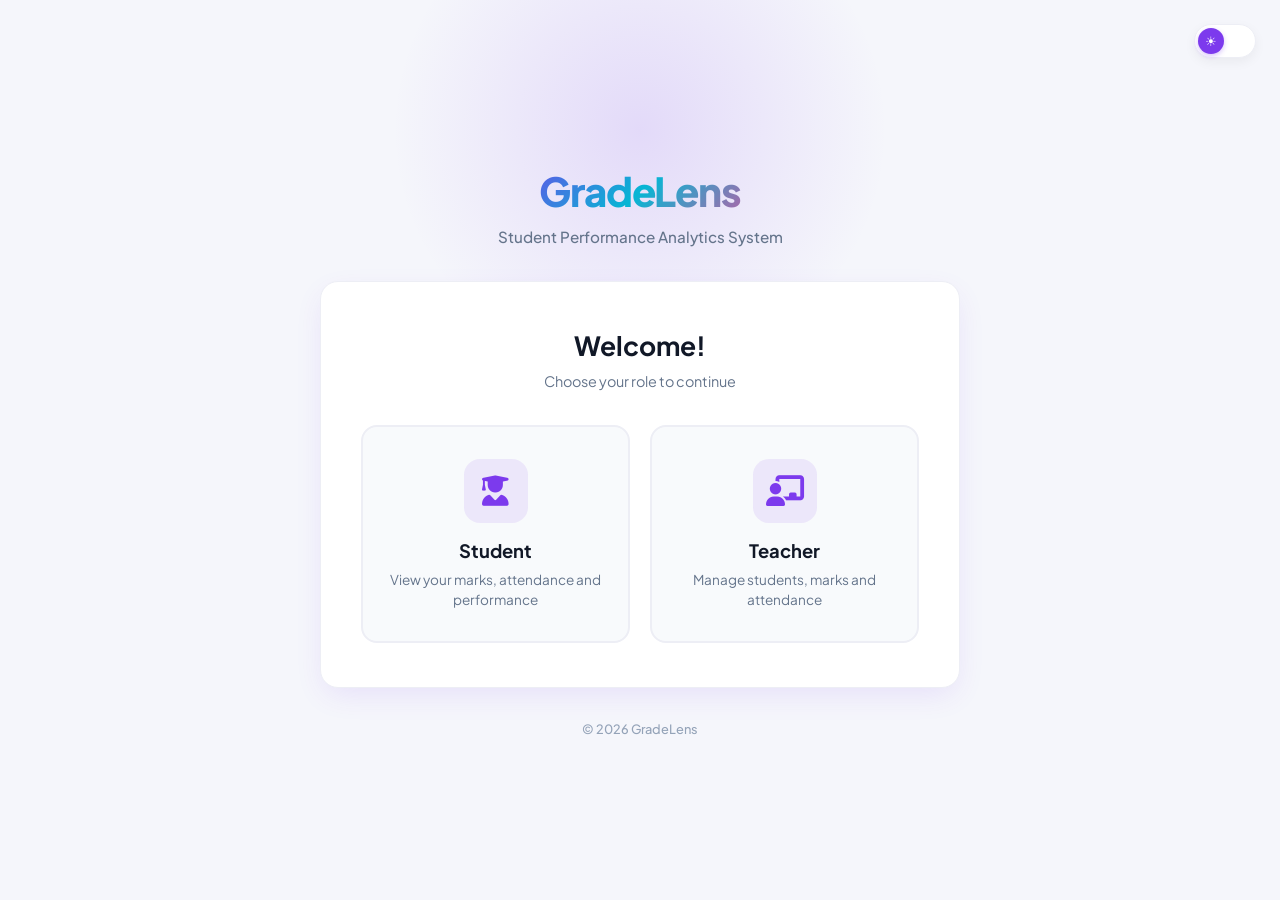
<file: index.html>
<!DOCTYPE html>
<html lang="en">

<head>

    <meta charset="UTF-8">

    <meta name="viewport" content="width=device-width, initial-scale=1.0">

    <title>GradeLens | Welcome</title>

    <!-- Font Awesome -->
    <link rel="stylesheet" href="https://cdnjs.cloudflare.com/ajax/libs/font-awesome/6.5.2/css/all.min.css">

    <!-- Main Stylesheet -->
    <link rel="stylesheet" href="style.css">

</head>


<body>

    <!-- Theme Toggle -->
    <button id="themeToggle" class="theme-toggle" aria-label="Toggle theme"></button>


    <div class="welcome-container">

        <!-- Brand -->
        <div class="brand">

            <h1>GradeLens</h1>

            <p>
                Student Performance Analytics System
            </p>

        </div>


        <!-- Welcome Box -->
        <div class="welcome-box">

            <h2>Welcome!</h2>

            <p>
                Choose your role to continue
            </p>


            <!-- Role Cards -->
            <div class="role-cards">


                <!-- Student -->
                <button id="studentBtn" class="role-card">

                    <span class="role-icon">
                        <i class="fa-solid fa-user-graduate"></i>
                    </span>

                    <h3>Student</h3>

                    <p>
                        View your marks, attendance
                        and performance
                    </p>

                </button>


                <!-- Teacher -->
                <button id="teacherBtn" class="role-card">

                    <span class="role-icon">
                        <i class="fa-solid fa-chalkboard-user"></i>
                    </span>

                    <h3>Teacher</h3>

                    <p>
                        Manage students, marks
                        and attendance
                    </p>

                </button>


            </div>

        </div>


        <!-- Footer -->
        <p class="footer-text">
            &copy; 2026 GradeLens
        </p>

    </div>


    <!-- JavaScript -->
    <script src="script.js"></script>

</body>

</html>
</file>
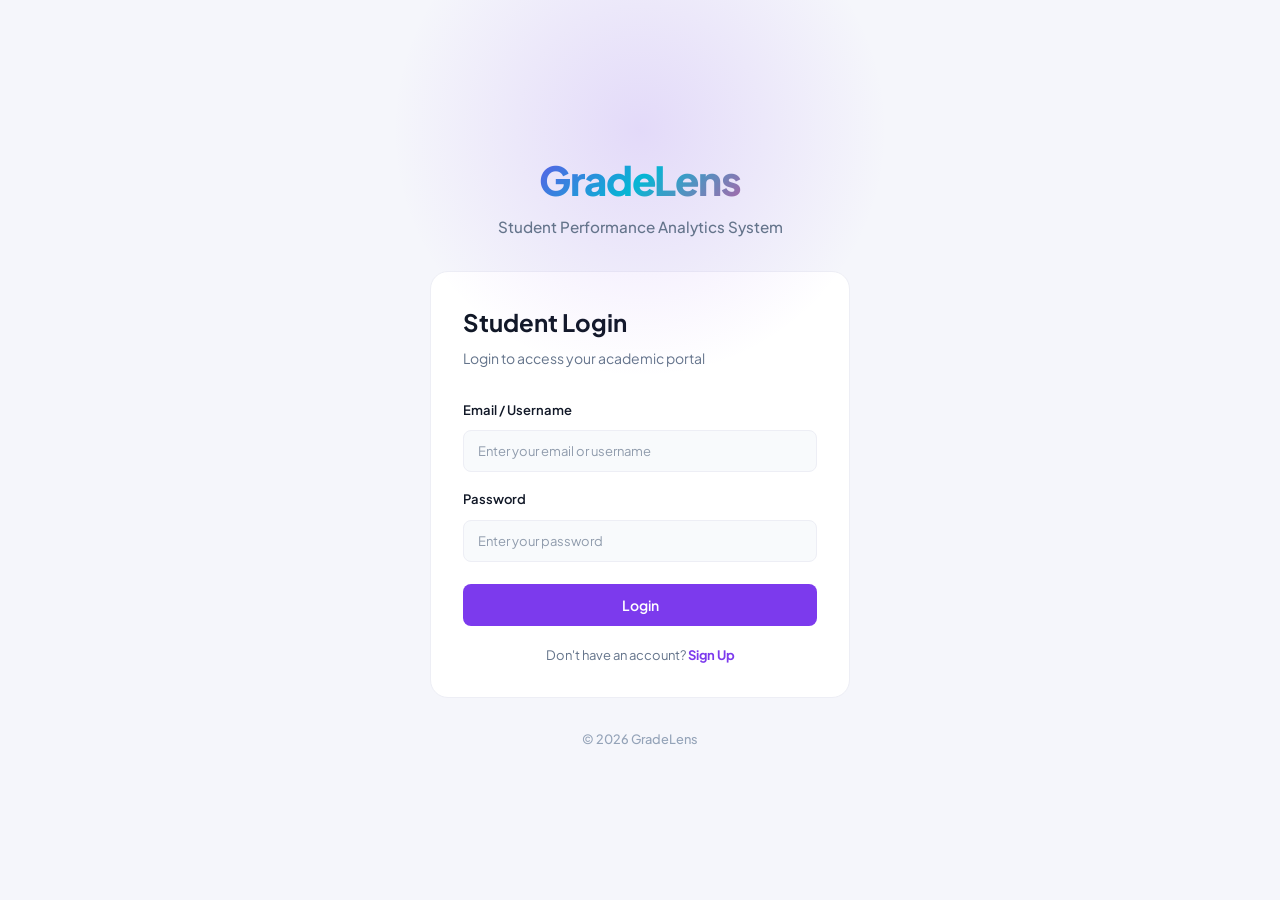
<file: student-login.html>
<!DOCTYPE html>
<html lang="en">

<head>

    <meta charset="UTF-8">

    <meta name="viewport" content="width=device-width, initial-scale=1.0">

    <title>GradeLens | Student Login</title>

    <link rel="stylesheet" href="style.css">

</head>

<body>

    <div class="welcome-container">

        <div class="brand">
            <h1>GradeLens</h1>
            <p>Student Performance Analytics System</p>
        </div>


        <div class="login-box">

            <h2>Student Login</h2>

            <p>Login to access your academic portal</p>


            <form id="studentLoginForm">

                <label for="studentEmail">
                    Email / Username
                </label>

                <input
                    type="text"
                    id="studentEmail"
                    placeholder="Enter your email or username"
                    // method post action specify the url to direct it with 
                    required
                >


                <label for="studentPassword">
                    Password
                </label>

                <input
                    type="password"
                    id="studentPassword"
                    placeholder="Enter your password"
                    required
                >


                <button type="submit">
                    Login
                </button>

            </form>


            <p class="signup-text">

                Don't have an account?

                <a href="student-signup.html">
                    Sign Up
                </a>

            </p>

        </div>


        <p class="footer-text">
            &copy; 2026 GradeLens
        </p>

    </div>


    <script src="script.js"></script>

</body>

</html>
</file>
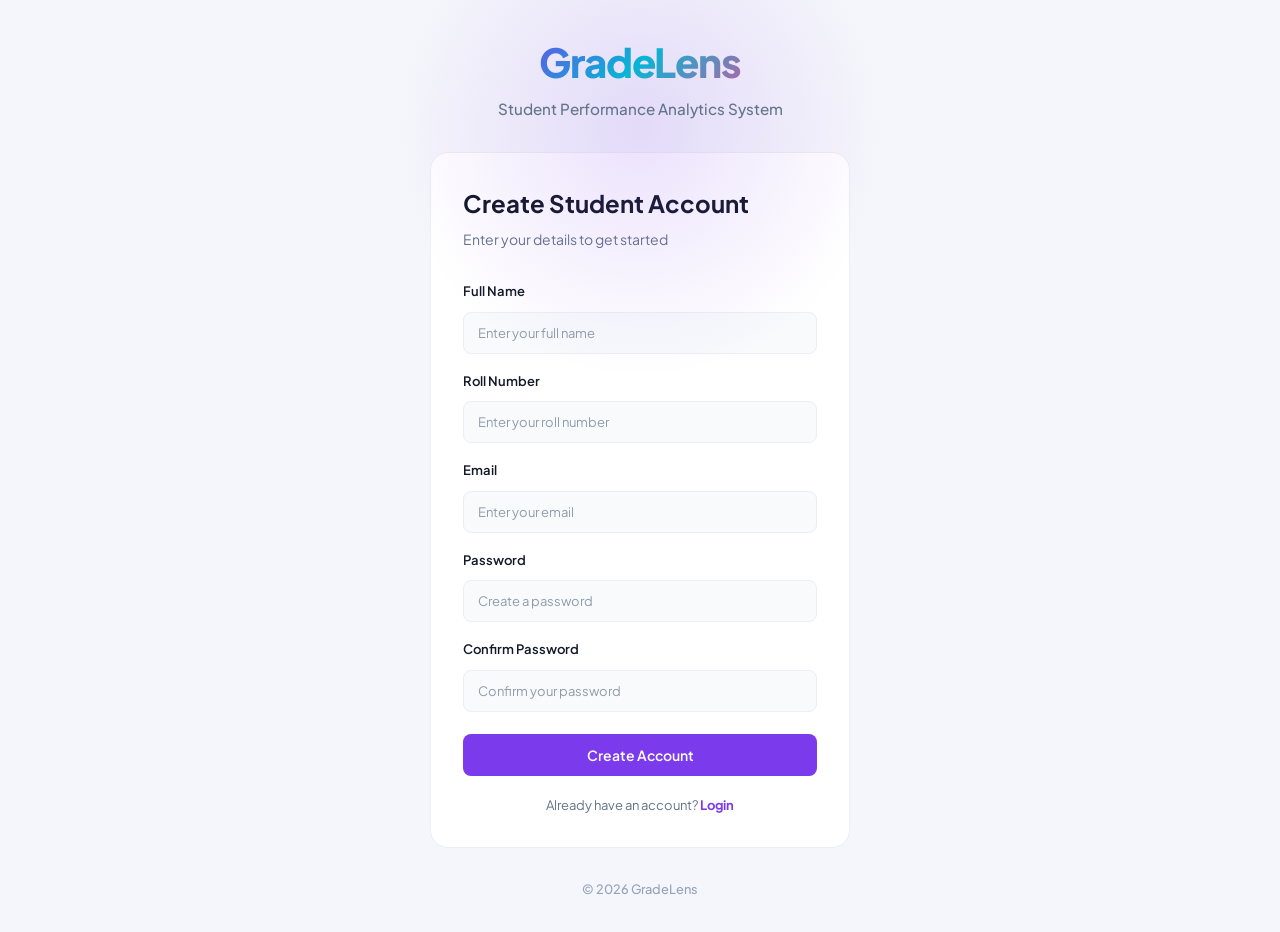
<file: student-signup.html>
<!DOCTYPE html>
<html lang="en">

<head>

    <meta charset="UTF-8">

    <meta name="viewport" content="width=device-width, initial-scale=1.0">

    <title>GradeLens | Student Sign Up</title>

    <link rel="stylesheet" href="style.css">

</head>

<body>

    <div class="welcome-container">

        <div class="brand">
            <h1>GradeLens</h1>
            <p>Student Performance Analytics System</p>
        </div>


        <div class="login-box">

            <h2>Create Student Account</h2>

            <p>Enter your details to get started</p>


            <form id="studentSignupForm">

                <label for="studentName">
                    Full Name
                </label>

                <input
                    type="text"
                    id="studentName"
                    placeholder="Enter your full name"
                    required
                >


                <label for="studentRollNo">
                    Roll Number
                </label>

                <input
                    type="text"
                    id="studentRollNo"
                    placeholder="Enter your roll number"
                    required
                >


                <label for="studentEmail">
                    Email
                </label>

                <input
                    type="email"
                    id="studentEmail"
                    placeholder="Enter your email"
                    required
                >


                <label for="studentPassword">
                    Password
                </label>

                <input
                    type="password"
                    id="studentPassword"
                    placeholder="Create a password"
                    required
                >


                <label for="studentConfirmPassword">
                    Confirm Password
                </label>

                <input
                    type="password"
                    id="studentConfirmPassword"
                    placeholder="Confirm your password"
                    required
                >


                <button type="submit">
                    Create Account
                </button>

            </form>


            <p class="signup-text">

                Already have an account?

                <a href="student-login.html">
                    Login
                </a>

            </p>

        </div>


        <p class="footer-text">
            &copy; 2026 GradeLens
        </p>

    </div>


    <script src="script.js"></script>

</body>

</html>
</file>
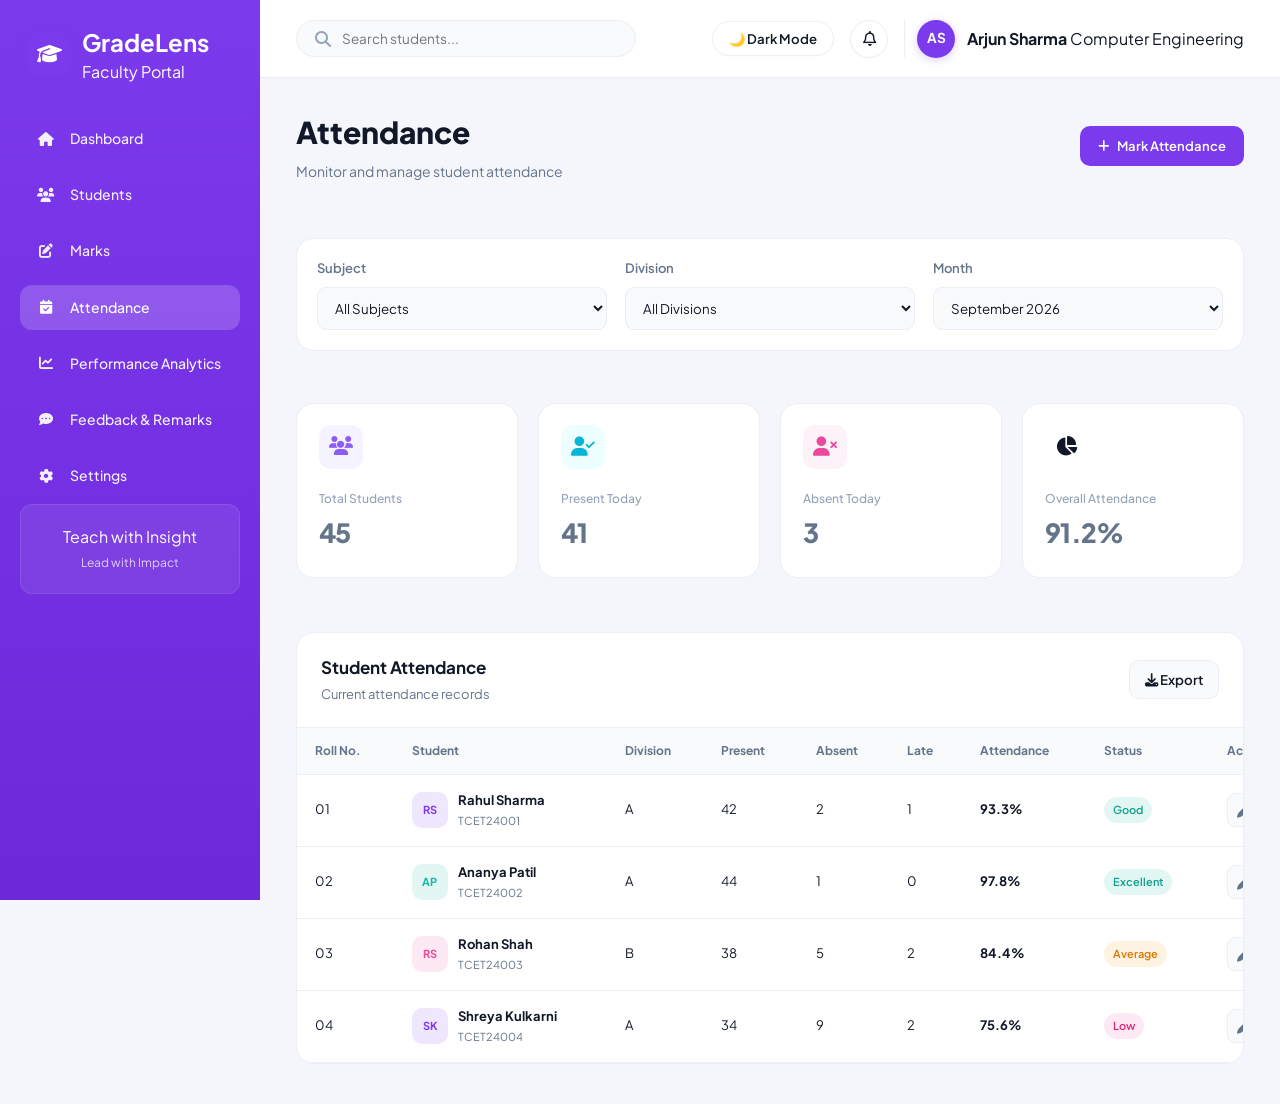
<file: teacher-attendance.html>
<!DOCTYPE html>
<html lang="en">
<head>
    <meta charset="UTF-8">
    <meta name="viewport" content="width=device-width, initial-scale=1.0">

    <title>Attendance | GradeLens</title>

    <link rel="preconnect" href="https://fonts.googleapis.com">
    <link href="https://fonts.googleapis.com/css2?family=Plus+Jakarta+Sans:wght@400;500;600;700;800&display=swap" rel="stylesheet">

    <link rel="stylesheet"
          href="https://cdnjs.cloudflare.com/ajax/libs/font-awesome/6.4.0/css/all.min.css">

    <link rel="stylesheet" href="style.css">
</head>

<body>

<div class="teacher-portal">

    <!-- SIDEBAR -->
    <aside class="teacher-sidebar">

        <div class="teacher-brand">
            <div class="brand-icon">
                <i class="fa-solid fa-graduation-cap"></i>
            </div>

            <div>
                <h2>GradeLens</h2>
                <span>Faculty Portal</span>
            </div>
        </div>

        <nav class="teacher-nav">

            <a href="teacher.html" class="teacher-nav-item">
                <i class="fa-solid fa-house"></i>
                <span>Dashboard</span>
            </a>

            <a href="teacher-students.html" class="teacher-nav-item">
                <i class="fa-solid fa-users"></i>
                <span>Students</span>
            </a>

            <a href="teacher-marks.html" class="teacher-nav-item">
                <i class="fa-solid fa-pen-to-square"></i>
                <span>Marks</span>
            </a>

            <a href="teacher-attendance.html" class="teacher-nav-item active">
                <i class="fa-solid fa-calendar-check"></i>
                <span>Attendance</span>
            </a>

            <a href="teacher-analytics.html" class="teacher-nav-item">
                <i class="fa-solid fa-chart-line"></i>
                <span>Performance Analytics</span>
            </a>

            <a href="teacher-feedback.html" class="teacher-nav-item">
                <i class="fa-solid fa-comment-dots"></i>
                <span>Feedback & Remarks</span>
            </a>

            <a href="teacher-settings.html" class="teacher-nav-item">
                <i class="fa-solid fa-gear"></i>
                <span>Settings</span>
            </a>

        </nav>

        <div class="sidebar-footer">
            <p>Teach with Insight</p>
            <span>Lead with Impact</span>
        </div>

    </aside>


    <!-- MAIN -->
    <main class="teacher-main">

        <!-- TOPBAR -->
        <header class="teacher-topbar">

            <div class="search-box">
                <i class="fa-solid fa-magnifying-glass"></i>
                <input type="text" placeholder="Search students...">
            </div>

            <div class="topbar-actions">

                <button class="dark-mode-btn" id="darkModeBtn">
                    <i class="fa-regular fa-moon" id="themeIcon"></i>
                    <span id="themeLabel">Dark Mode</span>
                </button>

                <button class="notification-btn">
                    <i class="fa-regular fa-bell"></i>
                </button>

                <div class="teacher-profile">
                    <div class="profile-avatar">AS</div>

                    <div>
                        <strong>Arjun Sharma</strong>
                        <span>Computer Engineering</span>
                    </div>
                </div>

            </div>

        </header>


        <!-- ATTENDANCE PAGE -->
        <section class="teacher-dashboard attendance-page">

            <div class="page-heading">

                <div>
                    <h1>Attendance</h1>
                    <p>Monitor and manage student attendance</p>
                </div>

                <button class="primary-action-btn">
                    <i class="fa-solid fa-plus"></i>
                    Mark Attendance
                </button>

            </div>


            <!-- FILTERS -->
            <div class="marks-filters">

                <div class="marks-filter">
                    <label>Subject</label>

                    <select>
                        <option>All Subjects</option>
                        <option>UHV-II</option>
                        <option>Maths-III</option>
                        <option>DLDCA</option>
                        <option>DBMS</option>
                        <option>DSUJ</option>
                    </select>
                </div>

                <div class="marks-filter">
                    <label>Division</label>

                    <select>
                        <option>All Divisions</option>
                        <option>A</option>
                        <option>B</option>
                    </select>
                </div>

                <div class="marks-filter">
                    <label>Month</label>

                    <select>
                        <option>September 2026</option>
                        <option>August 2026</option>
                        <option>July 2026</option>
                    </select>
                </div>

            </div>


            <!-- SUMMARY -->
            <div class="teacher-stat-cards attendance-summary">

                <div class="teacher-stat-card">

                    <div class="stat-icon purple">
                        <i class="fa-solid fa-users"></i>
                    </div>

                    <div>
                        <span>Total Students</span>
                        <h3>45</h3>
                    </div>

                </div>


                <div class="teacher-stat-card">

                    <div class="stat-icon teal">
                        <i class="fa-solid fa-user-check"></i>
                    </div>

                    <div>
                        <span>Present Today</span>
                        <h3>41</h3>
                    </div>

                </div>


                <div class="teacher-stat-card">

                    <div class="stat-icon pink">
                        <i class="fa-solid fa-user-xmark"></i>
                    </div>

                    <div>
                        <span>Absent Today</span>
                        <h3>3</h3>
                    </div>

                </div>


                <div class="teacher-stat-card">

                    <div class="stat-icon orange">
                        <i class="fa-solid fa-chart-pie"></i>
                    </div>

                    <div>
                        <span>Overall Attendance</span>
                        <h3>91.2%</h3>
                    </div>

                </div>

            </div>


            <!-- ATTENDANCE TABLE -->
            <div class="marks-table-card">

                <div class="table-heading">

                    <div>
                        <h3>Student Attendance</h3>
                        <p>Current attendance records</p>
                    </div>

                    <button class="export-btn">
                        <i class="fa-solid fa-download"></i>
                        Export
                    </button>

                </div>


                <div class="marks-table-wrapper">

                    <table class="marks-table">

                        <thead>
                            <tr>
                                <th>Roll No.</th>
                                <th>Student</th>
                                <th>Division</th>
                                <th>Present</th>
                                <th>Absent</th>
                                <th>Late</th>
                                <th>Attendance</th>
                                <th>Status</th>
                                <th>Action</th>
                            </tr>
                        </thead>


                        <tbody>

                            <tr>

                                <td>01</td>

                                <td>
                                    <div class="marks-student">

                                        <div class="mini-avatar purple-avatar">
                                            RS
                                        </div>

                                        <div>
                                            <strong>Rahul Sharma</strong>
                                            <span>TCET24001</span>
                                        </div>

                                    </div>
                                </td>

                                <td>A</td>
                                <td>42</td>
                                <td>2</td>
                                <td>1</td>

                                <td>
                                    <strong>93.3%</strong>
                                </td>

                                <td>
                                    <span class="status-badge good">
                                        Good
                                    </span>
                                </td>

                                <td>
                                    <button class="edit-mark-btn">
                                        <i class="fa-solid fa-pen"></i>
                                    </button>
                                </td>

                            </tr>


                            <tr>

                                <td>02</td>

                                <td>
                                    <div class="marks-student">

                                        <div class="mini-avatar teal-avatar">
                                            AP
                                        </div>

                                        <div>
                                            <strong>Ananya Patil</strong>
                                            <span>TCET24002</span>
                                        </div>

                                    </div>
                                </td>

                                <td>A</td>
                                <td>44</td>
                                <td>1</td>
                                <td>0</td>

                                <td>
                                    <strong>97.8%</strong>
                                </td>

                                <td>
                                    <span class="status-badge good">
                                        Excellent
                                    </span>
                                </td>

                                <td>
                                    <button class="edit-mark-btn">
                                        <i class="fa-solid fa-pen"></i>
                                    </button>
                                </td>

                            </tr>


                            <tr>

                                <td>03</td>

                                <td>
                                    <div class="marks-student">

                                        <div class="mini-avatar pink-avatar">
                                            RS
                                        </div>

                                        <div>
                                            <strong>Rohan Shah</strong>
                                            <span>TCET24003</span>
                                        </div>

                                    </div>
                                </td>

                                <td>B</td>
                                <td>38</td>
                                <td>5</td>
                                <td>2</td>

                                <td>
                                    <strong>84.4%</strong>
                                </td>

                                <td>
                                    <span class="status-badge average">
                                        Average
                                    </span>
                                </td>

                                <td>
                                    <button class="edit-mark-btn">
                                        <i class="fa-solid fa-pen"></i>
                                    </button>
                                </td>

                            </tr>


                            <tr>

                                <td>04</td>

                                <td>
                                    <div class="marks-student">

                                        <div class="mini-avatar purple-avatar">
                                            SK
                                        </div>

                                        <div>
                                            <strong>Shreya Kulkarni</strong>
                                            <span>TCET24004</span>
                                        </div>

                                    </div>
                                </td>

                                <td>A</td>
                                <td>34</td>
                                <td>9</td>
                                <td>2</td>

                                <td>
                                    <strong>75.6%</strong>
                                </td>

                                <td>
                                    <span class="status-badge review">
                                        Low
                                    </span>
                                </td>

                                <td>
                                    <button class="edit-mark-btn">
                                        <i class="fa-solid fa-pen"></i>
                                    </button>
                                </td>

                            </tr>

                        </tbody>

                    </table>

                </div>

            </div>

        </section>

    </main>

</div>

<script src="script.js"></script>

</body>
</html>
</file>
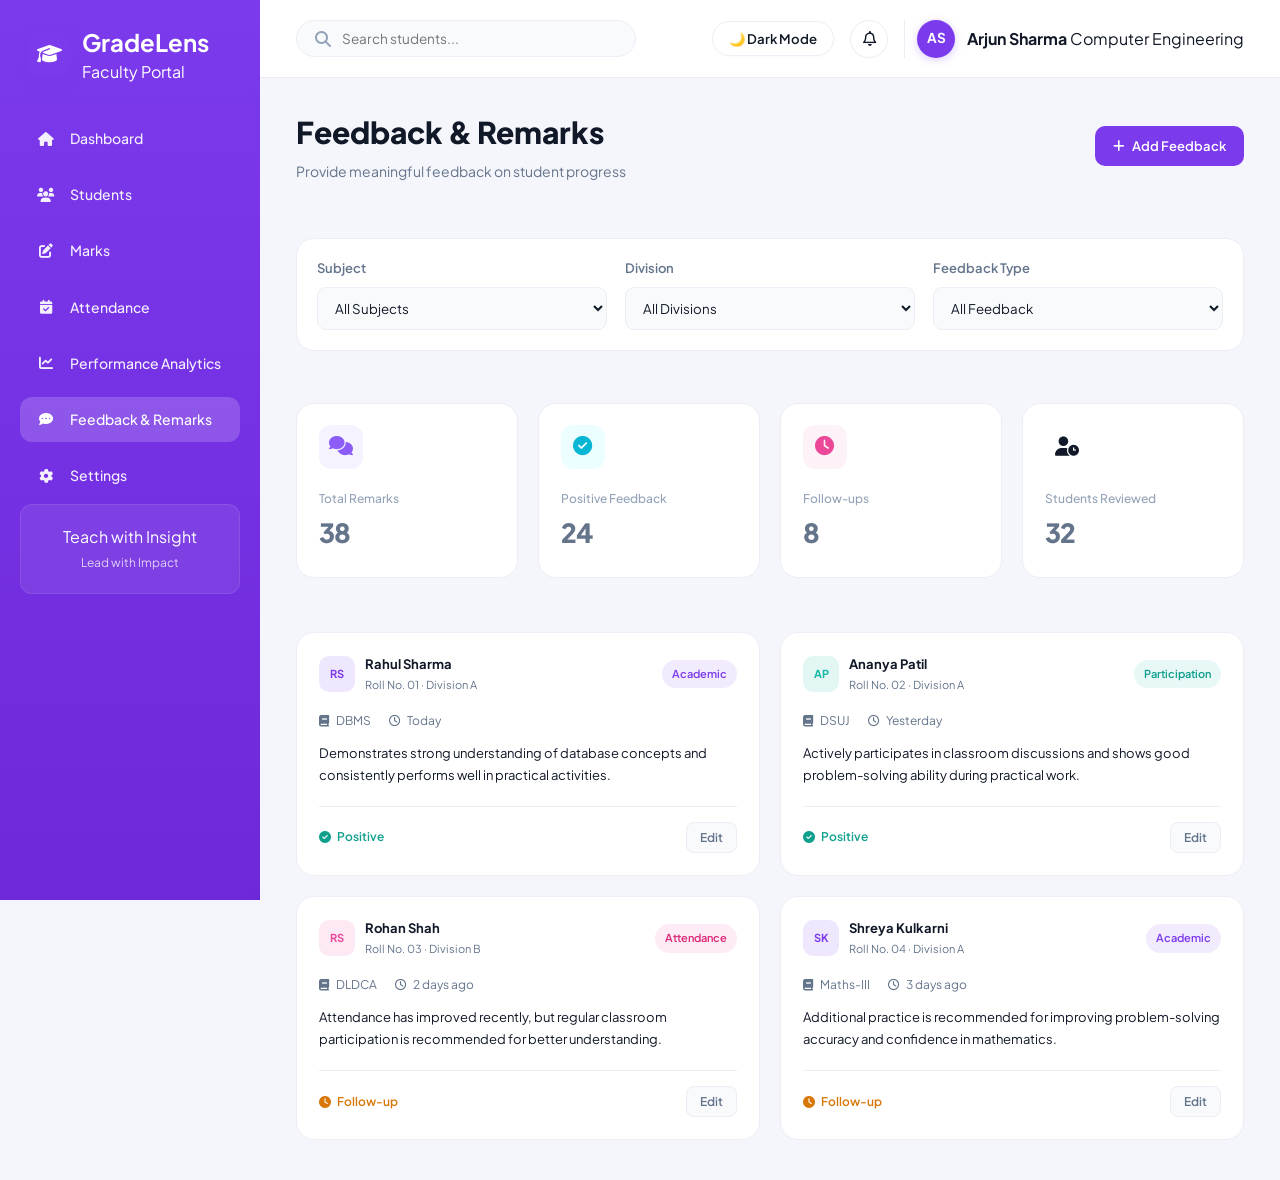
<file: teacher-feedback.html>
<!DOCTYPE html>
<html lang="en">
<head>
    <meta charset="UTF-8">
    <meta name="viewport" content="width=device-width, initial-scale=1.0">

    <title>Feedback & Remarks | GradeLens</title>

    <link rel="preconnect" href="https://fonts.googleapis.com">
    <link href="https://fonts.googleapis.com/css2?family=Plus+Jakarta+Sans:wght@400;500;600;700;800&display=swap" rel="stylesheet">

    <link rel="stylesheet"
          href="https://cdnjs.cloudflare.com/ajax/libs/font-awesome/6.4.0/css/all.min.css">

    <link rel="stylesheet" href="style.css">
</head>

<body>

<div class="teacher-portal">

    <!-- SIDEBAR -->
    <aside class="teacher-sidebar">

        <div class="teacher-brand">
            <div class="brand-icon">
                <i class="fa-solid fa-graduation-cap"></i>
            </div>

            <div>
                <h2>GradeLens</h2>
                <span>Faculty Portal</span>
            </div>
        </div>

        <nav class="teacher-nav">

            <a href="teacher.html" class="teacher-nav-item">
                <i class="fa-solid fa-house"></i>
                <span>Dashboard</span>
            </a>

            <a href="teacher-students.html" class="teacher-nav-item">
                <i class="fa-solid fa-users"></i>
                <span>Students</span>
            </a>

            <a href="teacher-marks.html" class="teacher-nav-item">
                <i class="fa-solid fa-pen-to-square"></i>
                <span>Marks</span>
            </a>

            <a href="teacher-attendance.html" class="teacher-nav-item">
                <i class="fa-solid fa-calendar-check"></i>
                <span>Attendance</span>
            </a>

            <a href="teacher-performance.html" class="teacher-nav-item">
                <i class="fa-solid fa-chart-line"></i>
                <span>Performance Analytics</span>
            </a>

            <a href="teacher-feedback.html" class="teacher-nav-item active">
                <i class="fa-solid fa-comment-dots"></i>
                <span>Feedback & Remarks</span>
            </a>

            <a href="teacher-settings.html" class="teacher-nav-item">
                <i class="fa-solid fa-gear"></i>
                <span>Settings</span>
            </a>

        </nav>

        <div class="sidebar-footer">
            <p>Teach with Insight</p>
            <span>Lead with Impact</span>
        </div>

    </aside>


    <!-- MAIN -->
    <main class="teacher-main">

        <!-- TOPBAR -->
        <header class="teacher-topbar">

            <div class="search-box">
                <i class="fa-solid fa-magnifying-glass"></i>
                <input type="text" placeholder="Search students...">
            </div>

            <div class="topbar-actions">

                <button class="dark-mode-btn" id="darkModeBtn">
                    <i class="fa-regular fa-moon" id="themeIcon"></i>
                    <span id="themeLabel">Dark Mode</span>
                </button>

                <button class="notification-btn">
                    <i class="fa-regular fa-bell"></i>
                </button>

                <div class="teacher-profile">
                    <div class="profile-avatar">AS</div>

                    <div>
                        <strong>Arjun Sharma</strong>
                        <span>Computer Engineering</span>
                    </div>
                </div>

            </div>

        </header>


        <!-- FEEDBACK PAGE -->
        <section class="teacher-dashboard feedback-page">

            <div class="page-heading">

                <div>
                    <h1>Feedback & Remarks</h1>
                    <p>Provide meaningful feedback on student progress</p>
                </div>

                <button class="primary-action-btn">
                    <i class="fa-solid fa-plus"></i>
                    Add Feedback
                </button>

            </div>


            <!-- FILTERS -->
            <div class="marks-filters">

                <div class="marks-filter">
                    <label>Subject</label>

                    <select>
                        <option>All Subjects</option>
                        <option>UHV-II</option>
                        <option>Maths-III</option>
                        <option>DLDCA</option>
                        <option>DBMS</option>
                        <option>DSUJ</option>
                    </select>
                </div>

                <div class="marks-filter">
                    <label>Division</label>

                    <select>
                        <option>All Divisions</option>
                        <option>A</option>
                        <option>B</option>
                    </select>
                </div>

                <div class="marks-filter">
                    <label>Feedback Type</label>

                    <select>
                        <option>All Feedback</option>
                        <option>Academic</option>
                        <option>Attendance</option>
                        <option>Participation</option>
                        <option>General</option>
                    </select>
                </div>

            </div>


            <!-- SUMMARY CARDS -->
            <div class="teacher-stat-cards feedback-summary">

                <div class="teacher-stat-card">

                    <div class="stat-icon purple">
                        <i class="fa-solid fa-comments"></i>
                    </div>

                    <div>
                        <span>Total Remarks</span>
                        <h3>38</h3>
                    </div>

                </div>


                <div class="teacher-stat-card">

                    <div class="stat-icon teal">
                        <i class="fa-solid fa-circle-check"></i>
                    </div>

                    <div>
                        <span>Positive Feedback</span>
                        <h3>24</h3>
                    </div>

                </div>


                <div class="teacher-stat-card">

                    <div class="stat-icon pink">
                        <i class="fa-solid fa-clock"></i>
                    </div>

                    <div>
                        <span>Follow-ups</span>
                        <h3>8</h3>
                    </div>

                </div>


                <div class="teacher-stat-card">

                    <div class="stat-icon orange">
                        <i class="fa-solid fa-user-clock"></i>
                    </div>

                    <div>
                        <span>Students Reviewed</span>
                        <h3>32</h3>
                    </div>

                </div>

            </div>


            <!-- FEEDBACK CARDS -->
            <div class="feedback-list">


                <!-- FEEDBACK 1 -->

                <div class="feedback-card">

                    <div class="feedback-card-header">

                        <div class="marks-student">

                            <div class="mini-avatar purple-avatar">
                                RS
                            </div>

                            <div>
                                <strong>Rahul Sharma</strong>
                                <span>Roll No. 01 · Division A</span>
                            </div>

                        </div>

                        <span class="feedback-type academic">
                            Academic
                        </span>

                    </div>


                    <div class="feedback-meta">

                        <span>
                            <i class="fa-solid fa-book"></i>
                            DBMS
                        </span>

                        <span>
                            <i class="fa-regular fa-clock"></i>
                            Today
                        </span>

                    </div>


                    <p class="feedback-text">
                        Demonstrates strong understanding of database concepts
                        and consistently performs well in practical activities.
                    </p>


                    <div class="feedback-card-footer">

                        <span class="feedback-status positive">
                            <i class="fa-solid fa-circle-check"></i>
                            Positive
                        </span>

                        <button class="feedback-action">
                            Edit
                        </button>

                    </div>

                </div>


                <!-- FEEDBACK 2 -->

                <div class="feedback-card">

                    <div class="feedback-card-header">

                        <div class="marks-student">

                            <div class="mini-avatar teal-avatar">
                                AP
                            </div>

                            <div>
                                <strong>Ananya Patil</strong>
                                <span>Roll No. 02 · Division A</span>
                            </div>

                        </div>

                        <span class="feedback-type participation">
                            Participation
                        </span>

                    </div>


                    <div class="feedback-meta">

                        <span>
                            <i class="fa-solid fa-book"></i>
                            DSUJ
                        </span>

                        <span>
                            <i class="fa-regular fa-clock"></i>
                            Yesterday
                        </span>

                    </div>


                    <p class="feedback-text">
                        Actively participates in classroom discussions and
                        shows good problem-solving ability during practical work.
                    </p>


                    <div class="feedback-card-footer">

                        <span class="feedback-status positive">
                            <i class="fa-solid fa-circle-check"></i>
                            Positive
                        </span>

                        <button class="feedback-action">
                            Edit
                        </button>

                    </div>

                </div>


                <!-- FEEDBACK 3 -->

                <div class="feedback-card">

                    <div class="feedback-card-header">

                        <div class="marks-student">

                            <div class="mini-avatar pink-avatar">
                                RS
                            </div>

                            <div>
                                <strong>Rohan Shah</strong>
                                <span>Roll No. 03 · Division B</span>
                            </div>

                        </div>

                        <span class="feedback-type attendance">
                            Attendance
                        </span>

                    </div>


                    <div class="feedback-meta">

                        <span>
                            <i class="fa-solid fa-book"></i>
                            DLDCA
                        </span>

                        <span>
                            <i class="fa-regular fa-clock"></i>
                            2 days ago
                        </span>

                    </div>


                    <p class="feedback-text">
                        Attendance has improved recently, but regular classroom
                        participation is recommended for better understanding.
                    </p>


                    <div class="feedback-card-footer">

                        <span class="feedback-status followup">
                            <i class="fa-solid fa-clock"></i>
                            Follow-up
                        </span>

                        <button class="feedback-action">
                            Edit
                        </button>

                    </div>

                </div>


                <!-- FEEDBACK 4 -->

                <div class="feedback-card">

                    <div class="feedback-card-header">

                        <div class="marks-student">

                            <div class="mini-avatar purple-avatar">
                                SK
                            </div>

                            <div>
                                <strong>Shreya Kulkarni</strong>
                                <span>Roll No. 04 · Division A</span>
                            </div>

                        </div>

                        <span class="feedback-type academic">
                            Academic
                        </span>

                    </div>


                    <div class="feedback-meta">

                        <span>
                            <i class="fa-solid fa-book"></i>
                            Maths-III
                        </span>

                        <span>
                            <i class="fa-regular fa-clock"></i>
                            3 days ago
                        </span>

                    </div>


                    <p class="feedback-text">
                        Additional practice is recommended for improving
                        problem-solving accuracy and confidence in mathematics.
                    </p>


                    <div class="feedback-card-footer">

                        <span class="feedback-status followup">
                            <i class="fa-solid fa-clock"></i>
                            Follow-up
                        </span>

                        <button class="feedback-action">
                            Edit
                        </button>

                    </div>

                </div>

            </div>

        </section>

    </main>

</div>

<script src="script.js"></script>

</body>
</html>
</file>
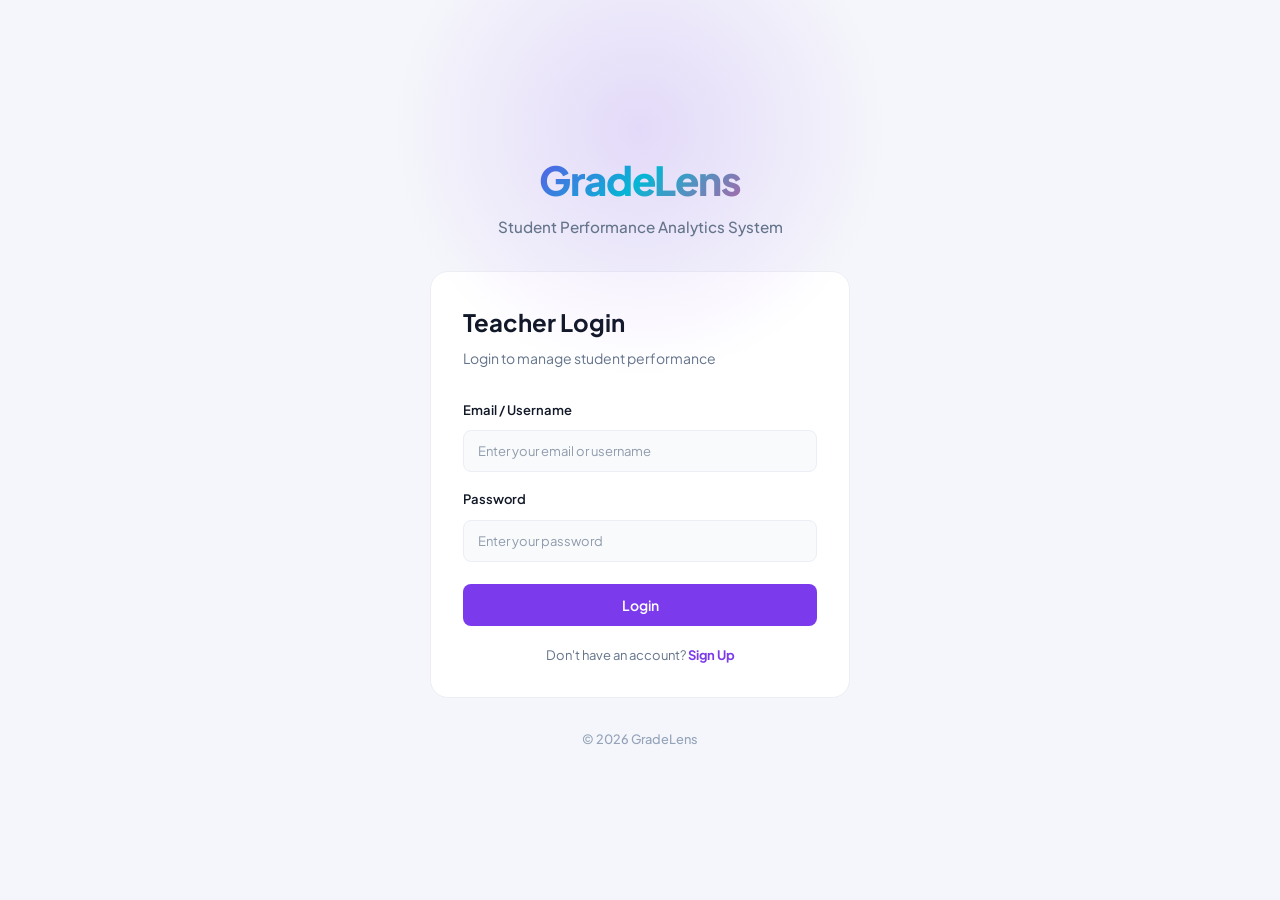
<file: teacher-login.html>
<!DOCTYPE html>
<html lang="en">

<head>

    <meta charset="UTF-8">

    <meta name="viewport" content="width=device-width, initial-scale=1.0">

    <title>GradeLens | Teacher Login</title>

    <link rel="stylesheet" href="style.css">

</head>

<body>

    <div class="welcome-container">

        <div class="brand">
            <h1>GradeLens</h1>
            <p>Student Performance Analytics System</p>
        </div>


        <div class="login-box">

            <h2>Teacher Login</h2>

            <p>Login to manage student performance</p>


            <form id="teacherLoginForm">

                <label for="teacherEmail">
                    Email / Username
                </label>

                <input
                    type="text"
                    id="teacherEmail"
                    placeholder="Enter your email or username"
                    required
                >


                <label for="teacherPassword">
                    Password
                </label>

                <input
                    type="password"
                    id="teacherPassword"
                    placeholder="Enter your password"
                    required
                >


                <button type="submit">
                    Login
                </button>

            </form>


            <p class="signup-text">

                Don't have an account?

                <a href="teacher-signup.html">
                    Sign Up
                </a>

            </p>

        </div>


        <p class="footer-text">
            &copy; 2026 GradeLens
        </p>

    </div>


    <script src="script.js"></script>

</body>

</html>
</file>
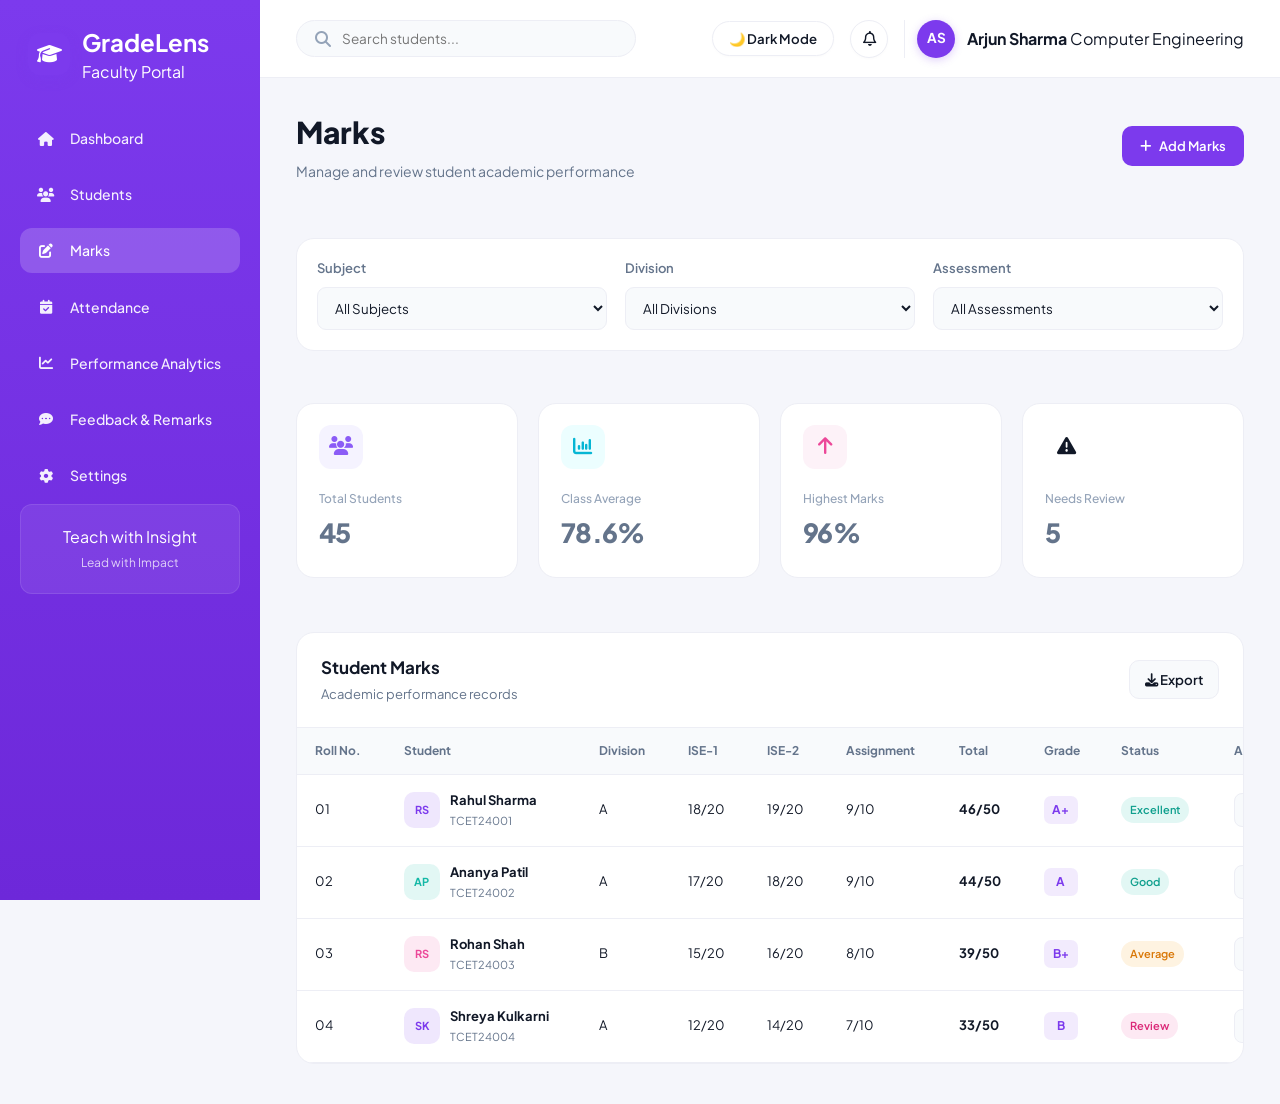
<file: teacher-marks.html>
<!DOCTYPE html>
<html lang="en">
<head>
    <meta charset="UTF-8">
    <meta name="viewport" content="width=device-width, initial-scale=1.0">

    <title>Marks | GradeLens</title>

    <link rel="preconnect" href="https://fonts.googleapis.com">
    <link href="https://fonts.googleapis.com/css2?family=Plus+Jakarta+Sans:wght@400;500;600;700;800&display=swap" rel="stylesheet">

    <link rel="stylesheet"
          href="https://cdnjs.cloudflare.com/ajax/libs/font-awesome/6.4.0/css/all.min.css">

    <link rel="stylesheet" href="style.css">
</head>

<body>

<div class="teacher-portal">

    <!-- SIDEBAR -->
    <aside class="teacher-sidebar">

        <div class="teacher-brand">
            <div class="brand-icon">
                <i class="fa-solid fa-graduation-cap"></i>
            </div>

            <div>
                <h2>GradeLens</h2>
                <span>Faculty Portal</span>
            </div>
        </div>

        <nav class="teacher-nav">

            <a href="teacher.html" class="teacher-nav-item">
                <i class="fa-solid fa-house"></i>
                <span>Dashboard</span>
            </a>

            <a href="teacher-students.html" class="teacher-nav-item">
                <i class="fa-solid fa-users"></i>
                <span>Students</span>
            </a>

            <a href="teacher-marks.html" class="teacher-nav-item active">
                <i class="fa-solid fa-pen-to-square"></i>
                <span>Marks</span>
            </a>

            <a href="teacher-attendance.html" class="teacher-nav-item">
                <i class="fa-solid fa-calendar-check"></i>
                <span>Attendance</span>
            </a>

            <a href="teacher-analytics.html" class="teacher-nav-item">
                <i class="fa-solid fa-chart-line"></i>
                <span>Performance Analytics</span>
            </a>

            <a href="teacher-feedback.html" class="teacher-nav-item">
                <i class="fa-solid fa-comment-dots"></i>
                <span>Feedback & Remarks</span>
            </a>

            <a href="teacher-settings.html" class="teacher-nav-item">
                <i class="fa-solid fa-gear"></i>
                <span>Settings</span>
            </a>

        </nav>

        <div class="sidebar-footer">
            <p>Teach with Insight</p>
            <span>Lead with Impact</span>
        </div>

    </aside>


    <!-- MAIN -->
    <main class="teacher-main">

        <!-- TOPBAR -->
        <header class="teacher-topbar">

            <div class="search-box">
                <i class="fa-solid fa-magnifying-glass"></i>
                <input type="text" placeholder="Search students...">
            </div>

            <div class="topbar-actions">

                <button class="dark-mode-btn" id="darkModeBtn">
                    <i class="fa-regular fa-moon" id="themeIcon"></i>
                    <span id="themeLabel">Dark Mode</span>
                </button>

                <button class="notification-btn">
                    <i class="fa-regular fa-bell"></i>
                </button>

                <div class="teacher-profile">
                    <div class="profile-avatar">AS</div>

                    <div>
                        <strong>Arjun Sharma</strong>
                        <span>Computer Engineering</span>
                    </div>
                </div>

            </div>

        </header>


        <!-- MARKS -->
        <section class="teacher-dashboard marks-page">

            <div class="page-heading">

                <div>
                    <h1>Marks</h1>
                    <p>Manage and review student academic performance</p>
                </div>

                <button class="primary-action-btn">
                    <i class="fa-solid fa-plus"></i>
                    Add Marks
                </button>

            </div>


            <!-- FILTERS -->
            <div class="marks-filters">

                <div class="marks-filter">
                    <label>Subject</label>

                    <select id="marksSubject">
                        <option value="all">All Subjects</option>
                        <option value="UHV-II">UHV-II</option>
                        <option value="Maths-III">Maths-III</option>
                        <option value="DLDCA">DLDCA</option>
                        <option value="DBMS">DBMS</option>
                        <option value="DSUJ">DSUJ</option>
                    </select>
                </div>


                <div class="marks-filter">
                    <label>Division</label>

                    <select id="marksDivision">
                        <option value="all">All Divisions</option>
                        <option value="A">A</option>
                        <option value="B">B</option>
                    </select>
                </div>


                <div class="marks-filter">
                    <label>Assessment</label>

                    <select id="marksAssessment">
                        <option value="all">All Assessments</option>
                        <option value="ISE-1">ISE-1</option>
                        <option value="ISE-2">ISE-2</option>
                        <option value="Assignment">Assignment</option>
                        <option value="ESE">ESE</option>
                    </select>
                </div>

            </div>


            <!-- SUMMARY CARDS -->
            <div class="teacher-stat-cards marks-summary">

                <div class="teacher-stat-card">
                    <div class="stat-icon purple">
                        <i class="fa-solid fa-users"></i>
                    </div>

                    <div>
                        <span>Total Students</span>
                        <h3>45</h3>
                    </div>
                </div>


                <div class="teacher-stat-card">
                    <div class="stat-icon teal">
                        <i class="fa-solid fa-chart-column"></i>
                    </div>

                    <div>
                        <span>Class Average</span>
                        <h3>78.6%</h3>
                    </div>
                </div>


                <div class="teacher-stat-card">
                    <div class="stat-icon pink">
                        <i class="fa-solid fa-arrow-up"></i>
                    </div>

                    <div>
                        <span>Highest Marks</span>
                        <h3>96%</h3>
                    </div>
                </div>


                <div class="teacher-stat-card">
                    <div class="stat-icon orange">
                        <i class="fa-solid fa-triangle-exclamation"></i>
                    </div>

                    <div>
                        <span>Needs Review</span>
                        <h3>5</h3>
                    </div>
                </div>

            </div>


            <!-- MARKS TABLE -->
            <div class="marks-table-card">

                <div class="table-heading">

                    <div>
                        <h3>Student Marks</h3>
                        <p>Academic performance records</p>
                    </div>

                    <button class="export-btn">
                        <i class="fa-solid fa-download"></i>
                        Export
                    </button>

                </div>


                <div class="marks-table-wrapper">

                    <table class="marks-table">

                        <thead>
                            <tr>
                                <th>Roll No.</th>
                                <th>Student</th>
                                <th>Division</th>
                                <th>ISE-1</th>
                                <th>ISE-2</th>
                                <th>Assignment</th>
                                <th>Total</th>
                                <th>Grade</th>
                                <th>Status</th>
                                <th>Action</th>
                            </tr>
                        </thead>


                        <tbody>

                            <tr data-division="A">

                                <td>01</td>

                                <td>
                                    <div class="marks-student">

                                        <div class="mini-avatar purple-avatar">
                                            RS
                                        </div>

                                        <div>
                                            <strong>Rahul Sharma</strong>
                                            <span>TCET24001</span>
                                        </div>

                                    </div>
                                </td>

                                <td>A</td>
                                <td>18/20</td>
                                <td>19/20</td>
                                <td>9/10</td>
                                <td><strong>46/50</strong></td>

                                <td>
                                    <span class="grade-badge">A+</span>
                                </td>

                                <td>
                                    <span class="status-badge good">
                                        Excellent
                                    </span>
                                </td>

                                <td>
                                    <button class="edit-mark-btn">
                                        <i class="fa-solid fa-pen"></i>
                                    </button>
                                </td>

                            </tr>


                            <tr data-division="A">

                                <td>02</td>

                                <td>
                                    <div class="marks-student">

                                        <div class="mini-avatar teal-avatar">
                                            AP
                                        </div>

                                        <div>
                                            <strong>Ananya Patil</strong>
                                            <span>TCET24002</span>
                                        </div>

                                    </div>
                                </td>

                                <td>A</td>
                                <td>17/20</td>
                                <td>18/20</td>
                                <td>9/10</td>
                                <td><strong>44/50</strong></td>

                                <td>
                                    <span class="grade-badge">A</span>
                                </td>

                                <td>
                                    <span class="status-badge good">
                                        Good
                                    </span>
                                </td>

                                <td>
                                    <button class="edit-mark-btn">
                                        <i class="fa-solid fa-pen"></i>
                                    </button>
                                </td>

                            </tr>


                            <tr data-division="B">

                                <td>03</td>

                                <td>
                                    <div class="marks-student">

                                        <div class="mini-avatar pink-avatar">
                                            RS
                                        </div>

                                        <div>
                                            <strong>Rohan Shah</strong>
                                            <span>TCET24003</span>
                                        </div>

                                    </div>
                                </td>

                                <td>B</td>
                                <td>15/20</td>
                                <td>16/20</td>
                                <td>8/10</td>
                                <td><strong>39/50</strong></td>

                                <td>
                                    <span class="grade-badge">B+</span>
                                </td>

                                <td>
                                    <span class="status-badge average">
                                        Average
                                    </span>
                                </td>

                                <td>
                                    <button class="edit-mark-btn">
                                        <i class="fa-solid fa-pen"></i>
                                    </button>
                                </td>

                            </tr>


                            <tr data-division="A">

                                <td>04</td>

                                <td>
                                    <div class="marks-student">

                                        <div class="mini-avatar purple-avatar">
                                            SK
                                        </div>

                                        <div>
                                            <strong>Shreya Kulkarni</strong>
                                            <span>TCET24004</span>
                                        </div>

                                    </div>
                                </td>

                                <td>A</td>
                                <td>12/20</td>
                                <td>14/20</td>
                                <td>7/10</td>
                                <td><strong>33/50</strong></td>

                                <td>
                                    <span class="grade-badge">B</span>
                                </td>

                                <td>
                                    <span class="status-badge review">
                                        Review
                                    </span>
                                </td>

                                <td>
                                    <button class="edit-mark-btn">
                                        <i class="fa-solid fa-pen"></i>
                                    </button>
                                </td>

                            </tr>

                        </tbody>

                    </table>

                </div>

            </div>

        </section>

    </main>

</div>

<script src="script.js"></script>

</body>
</html>
</file>
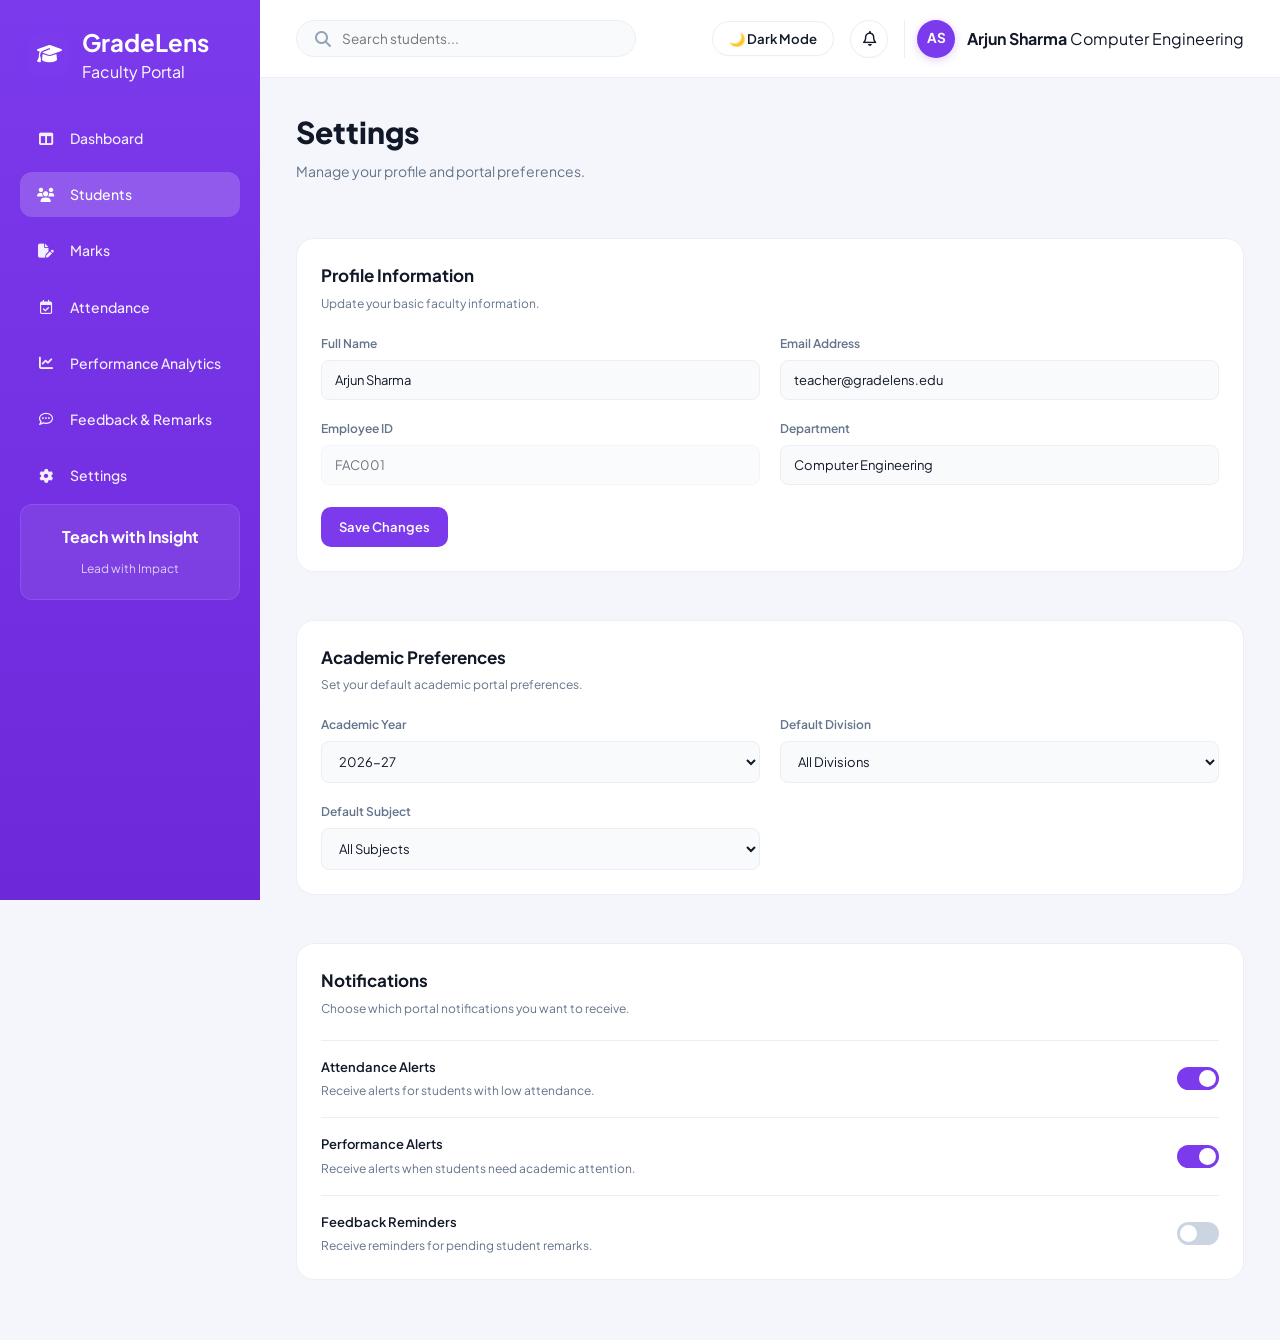
<file: teacher-settings.html>
<!DOCTYPE html>
<html lang="en">
<head>
    <meta charset="UTF-8">
    <meta name="viewport" content="width=device-width, initial-scale=1.0">

    <title>Settings - GradeLens</title>

    <link rel="stylesheet"
          href="https://cdnjs.cloudflare.com/ajax/libs/font-awesome/6.5.2/css/all.min.css">

    <link rel="stylesheet" href="style.css">
    <script src="script.js" defer></script>
</head>

<body>

<div class="teacher-portal">
    <!-- ==========================================
         SIDEBAR
         ========================================== -->

    <aside class="teacher-sidebar">

        <div class="teacher-brand">

            <div class="brand-icon">
                <i class="fa-solid fa-graduation-cap"></i>
            </div>

            <div>
                <h2>GradeLens</h2>
                <span>Faculty Portal</span>
            </div>

        </div>


        <nav class="teacher-nav">

            <a href="teacher.html" class="teacher-nav-item">
                <i class="fa-solid fa-table-columns"></i>
                <span>Dashboard</span>
            </a>

            <a href="teacher-students.html"
               class="teacher-nav-item active">
                <i class="fa-solid fa-users"></i>
                <span>Students</span>
            </a>

            <a href="teacher-marks.html" class="teacher-nav-item">
                <i class="fa-solid fa-file-pen"></i>
                <span>Marks</span>
            </a>

            <a href="teacher-attendance.html" class="teacher-nav-item">
                <i class="fa-regular fa-calendar-check"></i>
                <span>Attendance</span>
            </a>

            <a href="teacher-analytics.html" class="teacher-nav-item">
                <i class="fa-solid fa-chart-line"></i>
                <span>Performance Analytics</span>
            </a>

            <a href="teacher-feedback.html" class="teacher-nav-item">
                <i class="fa-regular fa-comment-dots"></i>
                <span>Feedback & Remarks</span>
            </a>

            <a href="teacher-settings.html" class="teacher-nav-item">
                <i class="fa-solid fa-gear"></i>
                <span>Settings</span>
            </a>

        </nav>


        <div class="sidebar-footer">

            <strong>Teach with Insight</strong>
            <span>Lead with Impact</span>

        </div>

    </aside>


    <!-- ================= MAIN ================= -->

    <main class="teacher-main">


        <!-- ================= TOPBAR ================= -->

        <header class="teacher-topbar">

            <div class="search-box">

                <i class="fa-solid fa-magnifying-glass"></i>

                <input
                    type="text"
                    placeholder="Search students..."
                >

            </div>


            <div class="topbar-actions">

                <button class="dark-mode-btn" id="darkModeBtn">

                    <i
                        class="fa-regular fa-moon"
                        id="themeIcon"
                    ></i>

                    <span id="themeLabel">
                        Dark Mode
                    </span>

                </button>


                <button class="notification-btn">

                    <i class="fa-regular fa-bell"></i>

                </button>


                <div class="teacher-profile">

                    <div class="profile-avatar">
                        AS
                    </div>

                    <div>

                        <strong>
                            Arjun Sharma
                        </strong>

                        <span>
                            Computer Engineering
                        </span>

                    </div>

                </div>

            </div>

        </header>


        <!-- Settings -->
        <section class="teacher-dashboard settings-page">

            <div class="page-heading">
                <div>
                    <h1>Settings</h1>
                    <p>Manage your profile and portal preferences.</p>
                </div>
            </div>


            <!-- Profile Settings -->
            <div class="settings-card">

                <div class="settings-card-heading">
                    <div>
                        <h2>Profile Information</h2>
                        <p>Update your basic faculty information.</p>
                    </div>
                </div>

                <div class="settings-form-grid">

                    <div class="settings-field">
                        <label>Full Name</label>
                        <input type="text" value="Arjun Sharma">
                    </div>

                    <div class="settings-field">
                        <label>Email Address</label>
                        <input type="email" value="teacher@gradelens.edu">
                    </div>

                    <div class="settings-field">
                        <label>Employee ID</label>
                        <input type="text" value="FAC001" disabled>
                    </div>

                    <div class="settings-field">
                        <label>Department</label>
                        <input type="text" value="Computer Engineering">
                    </div>

                </div>

                <button class="primary-action-btn settings-save">
                    Save Changes
                </button>

            </div>


            <!-- Academic Preferences -->
            <div class="settings-card">

                <div class="settings-card-heading">
                    <div>
                        <h2>Academic Preferences</h2>
                        <p>Set your default academic portal preferences.</p>
                    </div>
                </div>

                <div class="settings-form-grid">

                    <div class="settings-field">
                        <label>Academic Year</label>
                        <select>
                            <option selected>2026-27</option>
                            <option>2025-26</option>
                        </select>
                    </div>

                    <div class="settings-field">
                        <label>Default Division</label>
                        <select>
                            <option selected>All Divisions</option>
                            <option>Division A</option>
                            <option>Division B</option>
                        </select>
                    </div>

                    <div class="settings-field">
                        <label>Default Subject</label>
                        <select>
                            <option selected>All Subjects</option>
                            <option>UHV-II</option>
                            <option>Maths-III</option>
                            <option>DLDCA</option>
                            <option>DBMS</option>
                            <option>DSUJ</option>
                        </select>
                    </div>

                </div>

            </div>


            <!-- Notifications -->
            <div class="settings-card">

                <div class="settings-card-heading">
                    <div>
                        <h2>Notifications</h2>
                        <p>Choose which portal notifications you want to receive.</p>
                    </div>
                </div>

                <div class="settings-option">
                    <div>
                        <strong>Attendance Alerts</strong>
                        <p>Receive alerts for students with low attendance.</p>
                    </div>

                    <label class="settings-switch">
                        <input type="checkbox" checked>
                        <span></span>
                    </label>
                </div>

                <div class="settings-option">
                    <div>
                        <strong>Performance Alerts</strong>
                        <p>Receive alerts when students need academic attention.</p>
                    </div>

                    <label class="settings-switch">
                        <input type="checkbox" checked>
                        <span></span>
                    </label>
                </div>

                <div class="settings-option">
                    <div>
                        <strong>Feedback Reminders</strong>
                        <p>Receive reminders for pending student remarks.</p>
                    </div>

                    <label class="settings-switch">
                        <input type="checkbox">
                        <span></span>
                    </label>
                </div>

            </div>

        </section>

    </main>

</div>

</body>
</html>
</file>
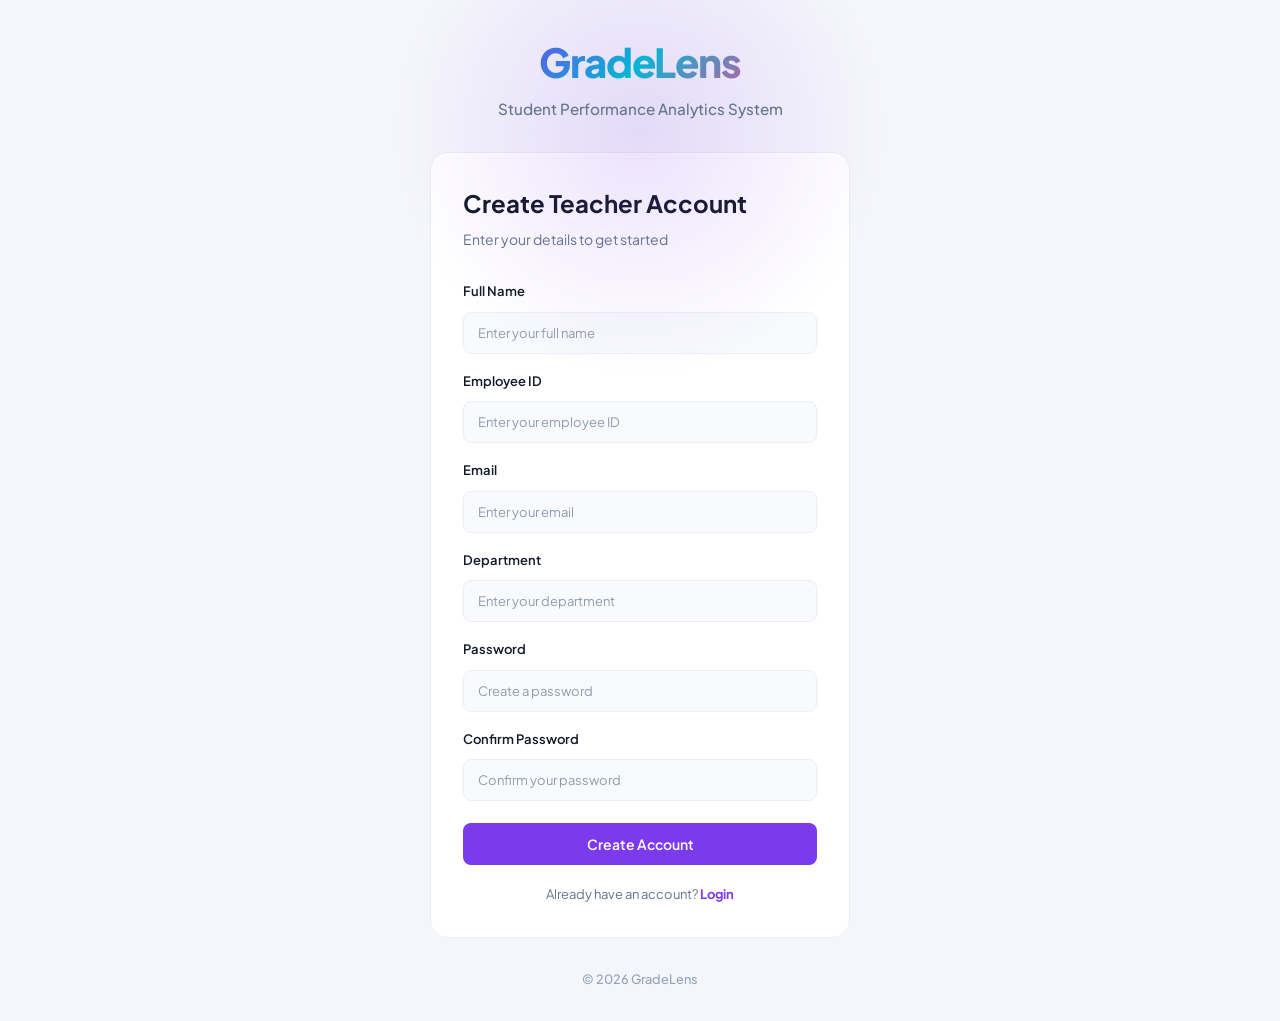
<file: teacher-signup.html>
<!DOCTYPE html>
<html lang="en">

<head>

    <meta charset="UTF-8">

    <meta name="viewport" content="width=device-width, initial-scale=1.0">

    <title>GradeLens | Teacher Sign Up</title>

    <link rel="stylesheet" href="style.css">

</head>

<body>

    <div class="welcome-container">

        <div class="brand">
            <h1>GradeLens</h1>
            <p>Student Performance Analytics System</p>
        </div>


        <div class="login-box">

            <h2>Create Teacher Account</h2>

            <p>Enter your details to get started</p>


            <form id="teacherSignupForm">

                <label for="teacherName">
                    Full Name
                </label>

                <input
                    type="text"
                    id="teacherName"
                    placeholder="Enter your full name"
                    required
                >


                <label for="employeeId">
                    Employee ID
                </label>

                <input
                    type="text"
                    id="employeeId"
                    placeholder="Enter your employee ID"
                    required
                >


                <label for="teacherEmail">
                    Email
                </label>

                <input
                    type="email"
                    id="teacherEmail"
                    placeholder="Enter your email"
                    required
                >


                <label for="department">
                    Department
                </label>

                <input
                    type="text"
                    id="department"
                    placeholder="Enter your department"
                    required
                >


                <label for="teacherPassword">
                    Password
                </label>

                <input
                    type="password"
                    id="teacherPassword"
                    placeholder="Create a password"
                    required
                >


                <label for="teacherConfirmPassword">
                    Confirm Password
                </label>

                <input
                    type="password"
                    id="teacherConfirmPassword"
                    placeholder="Confirm your password"
                    required
                >


                <button type="submit">
                    Create Account
                </button>

            </form>


            <p class="signup-text">

                Already have an account?

                <a href="teacher-login.html">
                    Login
                </a>

            </p>

        </div>


        <p class="footer-text">
            &copy; 2026 GradeLens
        </p>

    </div>


    <script src="script.js"></script>

</body>

</html>
</file>
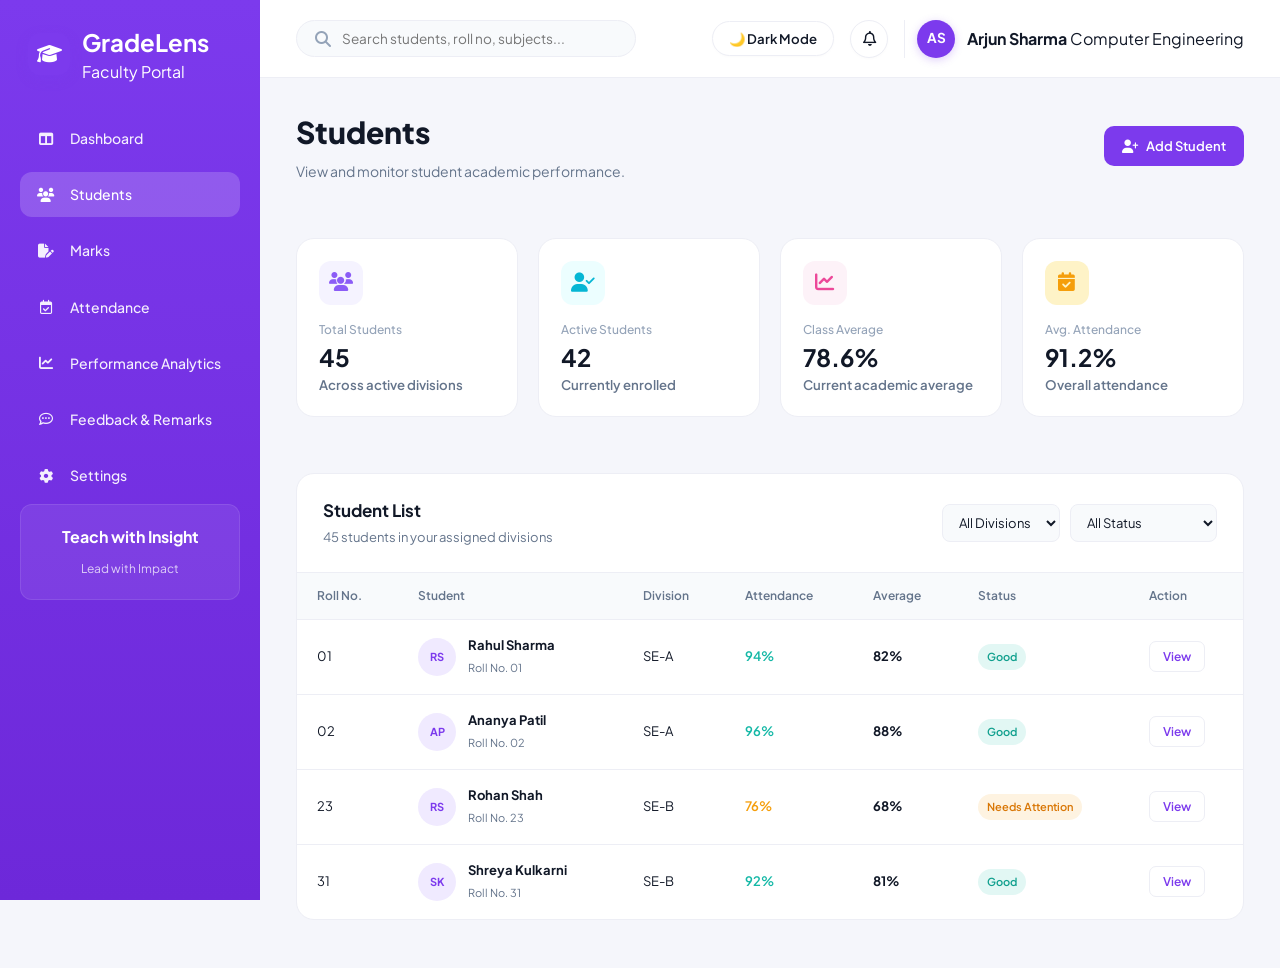
<file: teacher-students.html>
<!DOCTYPE html>
<html lang="en">

<head>
    <meta charset="UTF-8">

    <meta name="viewport" content="width=device-width, initial-scale=1.0">

    <title>GradeLens | Students</title>

    <link rel="preconnect" href="https://fonts.googleapis.com">
    <link rel="preconnect" href="https://fonts.gstatic.com" crossorigin>

    <link
        href="https://fonts.googleapis.com/css2?family=Plus+Jakarta+Sans:wght@400;500;600;700;800&display=swap"
        rel="stylesheet"
    >

    <link
        rel="stylesheet"
        href="https://cdnjs.cloudflare.com/ajax/libs/font-awesome/6.4.0/css/all.min.css"
    >

    <link rel="stylesheet" href="style.css">
</head>

<body>

<div class="teacher-portal">

    <!-- ==========================================
         SIDEBAR
         ========================================== -->

    <aside class="teacher-sidebar">

        <div class="teacher-brand">

            <div class="brand-icon">
                <i class="fa-solid fa-graduation-cap"></i>
            </div>

            <div>
                <h2>GradeLens</h2>
                <span>Faculty Portal</span>
            </div>

        </div>


        <nav class="teacher-nav">

            <a href="teacher.html" class="teacher-nav-item">
                <i class="fa-solid fa-table-columns"></i>
                <span>Dashboard</span>
            </a>

            <a href="teacher-students.html"
               class="teacher-nav-item active">
                <i class="fa-solid fa-users"></i>
                <span>Students</span>
            </a>

            <a href="teacher-marks.html" class="teacher-nav-item">
                <i class="fa-solid fa-file-pen"></i>
                <span>Marks</span>
            </a>

            <a href="teacher-attendance.html" class="teacher-nav-item">
                <i class="fa-regular fa-calendar-check"></i>
                <span>Attendance</span>
            </a>

            <a href="teacher-analytics.html" class="teacher-nav-item">
                <i class="fa-solid fa-chart-line"></i>
                <span>Performance Analytics</span>
            </a>

            <a href="teacher-feedback.html" class="teacher-nav-item">
                <i class="fa-regular fa-comment-dots"></i>
                <span>Feedback & Remarks</span>
            </a>

            <a href="teacher-settings.html" class="teacher-nav-item">
                <i class="fa-solid fa-gear"></i>
                <span>Settings</span>
            </a>

        </nav>


        <div class="sidebar-footer">

            <strong>Teach with Insight</strong>
            <span>Lead with Impact</span>

        </div>

    </aside>


    <!-- ==========================================
         MAIN CONTENT
         ========================================== -->

    <main class="teacher-main">

        <!-- TOPBAR -->

        <header class="teacher-topbar">

            <div class="search-box">

                <i class="fa-solid fa-magnifying-glass"></i>

                <input
                    type="text"
                    id="studentSearch"
                    placeholder="Search students, roll no, subjects..."
                >

            </div>


            <div class="topbar-actions">

                <button class="dark-mode-btn" id="darkModeBtn">
                    <i class="fa-regular fa-moon"></i>
                    <span>Dark Mode</span>
                </button>

                <button class="notification-btn">
                    <i class="fa-regular fa-bell"></i>
                </button>


                <div class="teacher-profile">

                    <div class="profile-avatar">
                        AS
                    </div>

                    <div>
                        <strong>Arjun Sharma</strong>
                        <span>Computer Engineering</span>
                    </div>

                </div>

            </div>

        </header>


        <!-- ==========================================
             STUDENTS PAGE
             ========================================== -->

        <section class="teacher-dashboard students-page">

            <div class="page-heading">

                <div>
                    <h1>Students</h1>

                    <p>
                        View and monitor student academic performance.
                    </p>
                </div>

                <button class="primary-action-btn">
                    <i class="fa-solid fa-user-plus"></i>
                    Add Student
                </button>

            </div>


            <!-- SUMMARY -->

            <div class="teacher-stat-cards student-summary">

                <div class="teacher-stat-card">

                    <div class="stat-icon purple">
                        <i class="fa-solid fa-users"></i>
                    </div>

                    <span>Total Students</span>

                    <h2>45</h2>

                    <p>Across active divisions</p>

                </div>


                <div class="teacher-stat-card">

                    <div class="stat-icon teal">
                        <i class="fa-solid fa-user-check"></i>
                    </div>

                    <span>Active Students</span>

                    <h2>42</h2>

                    <p>Currently enrolled</p>

                </div>


                <div class="teacher-stat-card">

                    <div class="stat-icon pink">
                        <i class="fa-solid fa-chart-line"></i>
                    </div>

                    <span>Class Average</span>

                    <h2>78.6%</h2>

                    <p>Current academic average</p>

                </div>


                <div class="teacher-stat-card">

                    <div class="stat-icon yellow">
                        <i class="fa-solid fa-calendar-check"></i>
                    </div>

                    <span>Avg. Attendance</span>

                    <h2>91.2%</h2>

                    <p>Overall attendance</p>

                </div>

            </div>


            <!-- STUDENT TABLE -->

            <div class="students-table-card">

                <div class="table-header">

                    <div>
                        <h3>Student List</h3>

                        <p>
                            45 students in your assigned divisions
                        </p>
                    </div>


                    <div class="table-filters">

                        <select id="divisionFilter">

                            <option value="all">
                                All Divisions
                            </option>

                            <option value="SE-A">
                                SE-A
                            </option>

                            <option value="SE-B">
                                SE-B
                            </option>

                        </select>


                        <select id="statusFilter">

                            <option value="all">
                                All Status
                            </option>

                            <option value="good">
                                Good
                            </option>

                            <option value="attention">
                                Needs Attention
                            </option>

                        </select>

                    </div>

                </div>


                <div class="students-table-wrapper">

                    <table class="students-table">

                        <thead>

                            <tr>
                                <th>Roll No.</th>
                                <th>Student</th>
                                <th>Division</th>
                                <th>Attendance</th>
                                <th>Average</th>
                                <th>Status</th>
                                <th>Action</th>
                            </tr>

                        </thead>


                        <tbody id="studentTableBody">

                            <tr data-division="SE-A"
                                data-status="good">

                                <td>01</td>

                                <td>
                                    <div class="student-name">
                                        <div class="student-avatar">
                                            RS
                                        </div>

                                        <div>
                                            <strong>Rahul Sharma</strong>
                                            <span>Roll No. 01</span>
                                        </div>
                                    </div>
                                </td>

                                <td>SE-A</td>

                                <td>
                                    <span class="attendance-good">
                                        94%
                                    </span>
                                </td>

                                <td>
                                    <strong>82%</strong>
                                </td>

                                <td>
                                    <span class="status-badge good">
                                        Good
                                    </span>
                                </td>

                                <td>
                                    <button class="view-btn">
                                        View
                                    </button>
                                </td>

                            </tr>


                            <tr data-division="SE-A"
                                data-status="good">

                                <td>02</td>

                                <td>
                                    <div class="student-name">

                                        <div class="student-avatar">
                                            AP
                                        </div>

                                        <div>
                                            <strong>Ananya Patil</strong>
                                            <span>Roll No. 02</span>
                                        </div>

                                    </div>
                                </td>

                                <td>SE-A</td>

                                <td>
                                    <span class="attendance-good">
                                        96%
                                    </span>
                                </td>

                                <td>
                                    <strong>88%</strong>
                                </td>

                                <td>
                                    <span class="status-badge good">
                                        Good
                                    </span>
                                </td>

                                <td>
                                    <button class="view-btn">
                                        View
                                    </button>
                                </td>

                            </tr>


                            <tr data-division="SE-B"
                                data-status="attention">

                                <td>23</td>

                                <td>
                                    <div class="student-name">

                                        <div class="student-avatar">
                                            RS
                                        </div>

                                        <div>
                                            <strong>Rohan Shah</strong>
                                            <span>Roll No. 23</span>
                                        </div>

                                    </div>
                                </td>

                                <td>SE-B</td>

                                <td>
                                    <span class="attendance-warning">
                                        76%
                                    </span>
                                </td>

                                <td>
                                    <strong>68%</strong>
                                </td>

                                <td>
                                    <span class="status-badge attention">
                                        Needs Attention
                                    </span>
                                </td>

                                <td>
                                    <button class="view-btn">
                                        View
                                    </button>
                                </td>

                            </tr>


                            <tr data-division="SE-B"
                                data-status="good">

                                <td>31</td>

                                <td>
                                    <div class="student-name">

                                        <div class="student-avatar">
                                            SK
                                        </div>

                                        <div>
                                            <strong>Shreya Kulkarni</strong>
                                            <span>Roll No. 31</span>
                                        </div>

                                    </div>
                                </td>

                                <td>SE-B</td>

                                <td>
                                    <span class="attendance-good">
                                        92%
                                    </span>
                                </td>

                                <td>
                                    <strong>81%</strong>
                                </td>

                                <td>
                                    <span class="status-badge good">
                                        Good
                                    </span>
                                </td>

                                <td>
                                    <button class="view-btn">
                                        View
                                    </button>
                                </td>

                            </tr>

                        </tbody>

                    </table>

                </div>

            </div>

        </section>

    </main>

</div>


<script src="script.js"></script>


<script>

/* ==========================================
   STUDENT SEARCH
   ========================================== */

const searchInput = document.getElementById("studentSearch");

const divisionFilter =
    document.getElementById("divisionFilter");

const statusFilter =
    document.getElementById("statusFilter");

const studentRows =
    document.querySelectorAll("#studentTableBody tr");


function filterStudents() {

    const searchValue =
        searchInput.value.toLowerCase();

    const divisionValue =
        divisionFilter.value;

    const statusValue =
        statusFilter.value;


    studentRows.forEach(row => {

        const rowText =
            row.textContent.toLowerCase();

        const rowDivision =
            row.dataset.division;

        const rowStatus =
            row.dataset.status;


        const matchesSearch =
            rowText.includes(searchValue);

        const matchesDivision =
            divisionValue === "all" ||
            rowDivision === divisionValue;

        const matchesStatus =
            statusValue === "all" ||
            rowStatus === statusValue;


        if (
            matchesSearch &&
            matchesDivision &&
            matchesStatus
        ) {

            row.style.display = "";

        } else {

            row.style.display = "none";

        }

    });

}


searchInput.addEventListener(
    "input",
    filterStudents
);

divisionFilter.addEventListener(
    "change",
    filterStudents
);

statusFilter.addEventListener(
    "change",
    filterStudents
);

</script>

</body>
</html>
</file>
<file: style.css>
@import url('https://fonts.googleapis.com/css2?family=Plus+Jakarta+Sans:wght@400;500;600;700;800&display=swap');

/* ==========================================================================
   CSS CUSTOM PROPERTIES (THEMING SYSTEM)
   ========================================================================== */
:root {
    --font-sans: 'Plus Jakarta Sans', -apple-system, BlinkMacSystemFont, "Segoe UI", Roboto, sans-serif;

    /* Light Theme Palette */
    --bg-page: #f5f6fb;
    --bg-surface: #ffffff;
    --bg-subtle: #f8fafc;
    --border-color: #edeef5;
    --border-subtle: #f1f2f8;

    /* Typography */
    --text-primary: #111827;
    --text-secondary: #64748b;
    --text-tertiary: #94a3b8;

    /* Accent & Brand Colors */
    --brand-purple: #7c3aed;
    --brand-purple-hover: #6d28d9;
    --brand-teal: #06b6d4;
    --brand-pink: #ec4899;

    /* Sidebar - Deep Midnight Violet Theme */
    --sidebar-bg: #101426;
    --sidebar-active-pill: #7c3aed;
    --sidebar-text: #94a3b8;
    --sidebar-text-active: #ffffff;
    --sidebar-hover-bg: rgba(255, 255, 255, 0.06);

    /* Soft Icon Badges */
    --icon-bg-purple: #f5f3ff;
    --icon-purple: #8b5cf6;
    --icon-bg-teal: #ecfeff;
    --icon-teal: #06b6d4;
    --icon-bg-pink: #fdf2f8;
    --icon-pink: #ec4899;
    --icon-bg-yellow: #fef3c7;
    --icon-yellow: #f59e0b;

    /* Status Badges */
    --status-good-bg: #ecfdf5;
    --status-good-text: #10b981;
    --status-risk-bg: #fef2f2;
    --status-risk-text: #ef4444;

    /* Border Radius & Elevations */
    --radius-sm: 8px;
    --radius-md: 12px;
    --radius-lg: 18px;
    --radius-pill: 9999px;
    --shadow-card: 0 4px 20px -2px rgba(99, 102, 241, 0.05), 0 2px 6px -1px rgba(0, 0, 0, 0.02);
    --shadow-float: 0 10px 30px -5px rgba(124, 58, 237, 0.12);
}

/* Dark Theme Overrides */
[data-theme="dark"],
body.dark-mode {
    --bg-page: #0b1120;
    --bg-surface: #131b2e;
    --bg-subtle: #1a233a;
    --border-color: #1e293b;
    --border-subtle: #1e293b;

    --text-primary: #f8fafc;
    --text-secondary: #94a3b8;
    --text-tertiary: #64748b;

    --sidebar-bg: #090d1a;
    --sidebar-text: #64748b;
    --sidebar-hover-bg: rgba(255, 255, 255, 0.04);

    --icon-bg-purple: rgba(139, 92, 246, 0.15);
    --icon-bg-teal: rgba(6, 182, 212, 0.15);
    --icon-bg-pink: rgba(236, 72, 153, 0.15);
    --icon-bg-yellow: rgba(245, 158, 11, 0.15);

    --status-good-bg: rgba(16, 185, 129, 0.15);
    --status-good-text: #34d399;
    --status-risk-bg: rgba(239, 68, 68, 0.15);
    --status-risk-text: #f87171;

    --shadow-card: 0 4px 20px rgba(0, 0, 0, 0.35);
    --shadow-float: 0 12px 36px rgba(0, 0, 0, 0.5);
}

/* ==========================================================================
   GLOBAL RESETS
   ========================================================================== */
* {
    margin: 0;
    padding: 0;
    box-sizing: border-box;
}

body {
    font-family: var(--font-sans);
    background-color: var(--bg-page);
    color: var(--text-primary);
    line-height: 1.5;
    -webkit-font-smoothing: antialiased;
    -moz-osx-font-smoothing: grayscale;
    transition: background-color 0.25s ease, color 0.25s ease;
}

a {
    color: inherit;
    text-decoration: none;
}

button, input {
    font-family: inherit;
}

/* ==========================================================================
   FLOATING THEME TOGGLE SWITCH
   ========================================================================== */
.theme-toggle {
    position: fixed;
    top: 24px;
    right: 24px;
    width: 62px;
    height: 34px;
    border: 1px solid var(--border-color);
    border-radius: var(--radius-pill);
    background-color: var(--bg-surface);
    cursor: pointer;
    padding: 3px;
    display: flex;
    align-items: center;
    box-shadow: 0 4px 12px rgba(0, 0, 0, 0.05);
    transition: all 0.25s ease;
    z-index: 1000;
}

.theme-toggle::before {
    content: "☀";
    width: 26px;
    height: 26px;
    border-radius: 50%;
    background-color: var(--brand-purple);
    color: #ffffff;
    display: flex;
    align-items: center;
    justify-content: center;
    font-size: 13px;
    transition: transform 0.25s cubic-bezier(0.4, 0, 0.2, 1), background-color 0.25s ease;
    box-shadow: 0 2px 5px rgba(124, 58, 237, 0.3);
}

body.dark-mode .theme-toggle,
[data-theme="dark"] .theme-toggle {
    background-color: var(--bg-surface);
    border-color: var(--border-color);
}

body.dark-mode .theme-toggle::before,
[data-theme="dark"] .theme-toggle::before {
    content: "☾";
    transform: translateX(28px);
    background-color: var(--brand-purple);
    color: #ffffff;
}
/* ==========================================================================
   WELCOME & AUTH SCREEN LAYOUTS
   ========================================================================== */

.welcome-container {
    min-height: 100vh;
    display: flex;
    flex-direction: column;
    align-items: center;
    justify-content: center;
    padding: 2rem 1.5rem;
    position: relative;
    overflow-x: hidden;
}

.welcome-container::before {
    content: "";
    position: absolute;
    top: -120px;
    left: 50%;
    transform: translateX(-50%);
    width: 500px;
    height: 500px;
    border-radius: 50%;
    background: radial-gradient(
        circle,
        rgba(124, 58, 237, 0.15) 0%,
        transparent 70%
    );
    pointer-events: none;
    z-index: 0;
}


/* ==========================================================================
   BRAND
   ========================================================================== */

.brand {
    text-align: center;
    margin-bottom: 2rem;
    position: relative;
    z-index: 1;
}

.brand h1 {
    background: linear-gradient(
        135deg,
        var(--brand-purple) 0%,
        var(--brand-teal) 50%,
        var(--brand-pink) 100%
    );

    -webkit-background-clip: text;
    -webkit-text-fill-color: transparent;
    background-clip: text;

    font-size: 2.5rem;
    font-weight: 800;
    letter-spacing: -0.03em;
    margin-bottom: 0.35rem;
}

.brand p {
    color: var(--text-secondary);
    font-size: 0.95rem;
    font-weight: 500;
}


/* ==========================================================================
   WELCOME BOX
   ========================================================================== */

.welcome-box {
    width: 100%;
    max-width: 640px;

    background-color: var(--bg-surface);
    border: 1px solid var(--border-color);

    padding: 2.75rem 2.5rem;

    border-radius: var(--radius-lg);
    box-shadow: var(--shadow-float);

    text-align: center;

    position: relative;
    z-index: 1;
}

.welcome-box h2 {
    font-size: 1.65rem;
    font-weight: 700;
    color: var(--text-primary);
    margin-bottom: 0.35rem;
}

.welcome-box > p {
    color: var(--text-secondary);
    font-size: 0.9rem;
    margin-bottom: 2rem;
}

/* ==========================================
   LOGIN PAGE
   ========================================== */

.login-box {
    width: 100%;
    max-width: 420px;
    background: var(--bg-surface);
    border: 1px solid var(--border-color);
    border-radius: var(--radius-lg);
    padding: 32px;
    box-shadow: var(--shadow-lg);
    text-align: left;
}

.login-box h2 {
    margin: 0 0 8px;
    color: var(--text-primary);
    font-size: 24px;
    font-weight: 700;
}

.login-box > p {
    margin: 0 0 24px;
    color: var(--text-secondary);
    font-size: 14px;
}

.login-box form {
    display: flex;
    flex-direction: column;
    gap: 10px;
}

.login-box label {
    color: var(--text-primary);
    font-size: 13px;
    font-weight: 600;
    margin-top: 8px;
}

.login-box input {
    width: 100%;
    box-sizing: border-box;
    padding: 12px 14px;
    border: 1px solid var(--border-color);
    border-radius: 8px;
    background: var(--bg-subtle);
    color: var(--text-primary);
    font-family: inherit;
    font-size: 13px;
    outline: none;
    transition: border-color 0.2s ease, box-shadow 0.2s ease;
}

.login-box input:focus {
    border-color: var(--brand-purple);
    box-shadow: 0 0 0 3px rgba(124, 58, 237, 0.08);
}

.login-box input::placeholder {
    color: var(--text-secondary);
    opacity: 0.7;
}

.login-box button[type="submit"] {
    width: 100%;
    margin-top: 12px;
    padding: 12px;
    border: none;
    border-radius: 8px;
    background: var(--brand-purple);
    color: white;
    font-family: inherit;
    font-size: 14px;
    font-weight: 600;
    cursor: pointer;
    transition: 0.2s ease;
}

.login-box button[type="submit"]:hover {
    transform: translateY(-1px);
    opacity: 0.92;
}

.signup-text {
    text-align: center;
    margin-top: 22px !important;
    margin-bottom: 0 !important;
    font-size: 13px !important;
}

.signup-text a {
    color: var(--brand-purple);
    font-weight: 600;
    text-decoration: none;
}

.signup-text a:hover {
    text-decoration: underline;
}

/* Mobile */
@media (max-width: 580px) {
    .login-box {
        padding: 24px;
    }
}


/* ==========================================================================
   ROLE CARDS
   ========================================================================== */

.role-cards {
    display: flex;
    gap: 1.25rem;
}

.role-card {
    flex: 1;

    padding: 2rem 1.5rem;

    background-color: var(--bg-subtle);
    border: 2px solid var(--border-color);
    border-radius: 16px;

    cursor: pointer;
    text-align: center;
    outline: none;

    transition:
        border-color 0.25s ease,
        background-color 0.25s ease,
        transform 0.25s ease,
        box-shadow 0.25s ease;
}

.role-card:hover {
    border-color: var(--brand-purple);
    background-color: var(--bg-surface);
    transform: translateY(-4px);
    box-shadow: var(--shadow-float);
}


/* ==========================================================================
   ROLE ICON
   ========================================================================== */

.role-icon {
    width: 64px;
    height: 64px;

    margin: 0 auto 1rem;

    display: flex;
    align-items: center;
    justify-content: center;

    border-radius: 16px;

    background: rgba(124, 58, 237, 0.1);
    color: var(--brand-purple);

    font-size: 1.9rem;

    transition:
        transform 0.25s ease,
        background-color 0.25s ease,
        color 0.25s ease;
}

.role-card:hover .role-icon {
    transform: scale(1.08);

    background: var(--brand-purple);
    color: #ffffff;
}


/* ==========================================================================
   ROLE CARD TEXT
   ========================================================================== */

.role-card h3 {
    color: var(--text-primary);
    font-size: 1.15rem;
    font-weight: 700;
    margin-bottom: 0.5rem;

    transition: color 0.2s ease;
}

.role-card:hover h3 {
    color: var(--brand-purple);
}

.role-card p {
    color: var(--text-secondary);
    font-size: 0.85rem;
    line-height: 1.45;
}


.signup-text {
    margin-top: 1.25rem !important;
    font-size: 0.85rem;
    color: var(--text-secondary);
    text-align: center;
}

.signup-text a {
    color: var(--brand-purple);
    font-weight: 700;
    transition: color 0.15s ease;
}

.signup-text a:hover {
    text-decoration: underline;
}

.footer-text {
    margin-top: 2rem;
    color: var(--text-tertiary);
    font-size: 0.8rem;
    font-weight: 500;
    text-align: center;
}

/* ==========================================================================
   TEACHER PORTAL APP SHELL
   ========================================================================== */
.teacher-portal {
    min-height: 100vh;
    display: flex;
    background-color: var(--bg-page);
}

/* --- Sidebar --- */
.teacher-sidebar {
    width: 260px;
    position: fixed;
    top: 0;
    left: 0;
    bottom: 0;

    background: linear-gradient(
        180deg,
        #7c3aed 0%,
        #6d28d9 100%
    );

    color: #ffffff;

    padding: 1.5rem 1.25rem;

    z-index: 100;

    overflow-y: auto;
}

/* Teacher Sidebar - Dark Mode */

[data-theme="dark"] .teacher-sidebar,
body.dark-mode .teacher-sidebar {
    background: linear-gradient(
        180deg,
        #17112f 0%,
        #0f172a 100%
    );
}

.teacher-brand {
    display: flex;
    align-items: center;
    gap: 0.75rem;
    padding: 0 0.5rem;
    margin-bottom: 2rem;
}

.brand-icon {
    width: 42px;
    height: 42px;
    border-radius: var(--radius-md);
    background-color: var(--sidebar-active-pill);
    color: #ffffff;
    display: flex;
    align-items: center;
    justify-content: center;
    font-size: 1.25rem;
    box-shadow: 0 4px 12px rgba(124, 58, 237, 0.3);
    flex-shrink: 0;
}

.teacher-brand h1 {
    font-size: 1.2rem;
    font-weight: 700;
    color: #ffffff;
    letter-spacing: -0.02em;
    line-height: 1.2;
}

.teacher-brand p {
    font-size: 0.7rem;
    color: var(--sidebar-text);
}

.teacher-nav {
    display: flex;
    flex-direction: column;
    gap: 0.35rem;
    overflow-y: auto;
}

.teacher-nav-item {
    display: flex;
    align-items: center;
    gap: 14px;

    padding: 0.75rem 1rem;

    margin-bottom: 0.35rem;

    border-radius: 12px;

    color: rgba(255, 255, 255, 0.92);

    text-decoration: none;

    font-size: 14px;
    font-weight: 500;

    transition: 0.2s ease;
}

.teacher-nav-item:hover {
    background: rgba(255, 255, 255, 0.10);
    color: #ffffff;
}

.teacher-nav-item.active {
    background: rgba(255, 255, 255, 0.18);
    color: #ffffff;
}

.teacher-nav-item i {
    width: 20px;
    text-align: center;
    color: inherit;
}


.sidebar-footer {
    margin-top: auto;

    padding: 1.25rem;

    background: rgba(255, 255, 255, 0.08);

    border: 1px solid rgba(255, 255, 255, 0.10);

    border-radius: 12px;

    text-align: center;

    color: #ffffff;
}

.sidebar-footer strong {
    display: block;
    margin-bottom: 6px;

    color: #ffffff;
}

.sidebar-footer span {
    color: rgba(255, 255, 255, 0.75);
    font-size: 12px;
}

/* ==========================================================================
   MAIN DASHBOARD WORKSPACE
   ========================================================================== */
.teacher-main {
    flex: 1;
    margin-left: 260px;
    min-width: 0;
    display: flex;
    flex-direction: column;
    min-height: 100vh;
}

/* --- Top Bar --- */
.teacher-topbar {
    height: 78px;
    background-color: var(--bg-surface);
    border-bottom: 1px solid var(--border-color);
    padding: 0 2.25rem;
    display: flex;
    align-items: center;
    justify-content: space-between;
    position: sticky;
    top: 0;
    z-index: 40;
}

.search-box {
    width: 340px;
    display: flex;
    align-items: center;
    gap: 0.65rem;
    background-color: var(--bg-subtle);
    border: 1px solid var(--border-color);
    border-radius: var(--radius-pill);
    padding: 0.55rem 1.15rem;
    color: var(--text-tertiary);
    transition: border-color 0.2s ease, background-color 0.2s ease;
}

.search-box:focus-within {
    border-color: var(--brand-purple);
    background-color: var(--bg-surface);
}

.search-box input {
    border: none;
    outline: none;
    background: transparent;
    width: 100%;
    font-size: 0.85rem;
    color: var(--text-primary);
}

.topbar-actions {
    display: flex;
    align-items: center;
    gap: 1rem;
}

.dark-mode-btn,
.notification-btn {
    border: 1px solid var(--border-color);
    background-color: var(--bg-surface);
    color: var(--text-primary);
    border-radius: var(--radius-pill);
    padding: 0.5rem 1rem;
    cursor: pointer;
    font-size: 0.825rem;
    font-weight: 600;
    display: inline-flex;
    align-items: center;
    gap: 0.4rem;
    box-shadow: 0 1px 3px rgba(0, 0, 0, 0.02);
    transition: all 0.2s ease;
}

.dark-mode-btn:hover,
.notification-btn:hover {
    border-color: var(--brand-purple);
    background-color: var(--bg-subtle);
}

.notification-btn {
    width: 38px;
    height: 38px;
    padding: 0;
    justify-content: center;
    font-size: 0.95rem;
}

/* User Profile Chip */
.teacher-profile {
    display: flex;
    align-items: center;
    gap: 0.75rem;
    padding-left: 0.75rem;
    border-left: 1px solid var(--border-color);
}

.profile-avatar {
    width: 38px;
    height: 38px;
    border-radius: 50%;
    background-color: var(--brand-purple);
    color: #ffffff;
    display: flex;
    align-items: center;
    justify-content: center;
    font-weight: 700;
    font-size: 0.85rem;
    box-shadow: 0 2px 8px rgba(124, 58, 237, 0.25);
    flex-shrink: 0;
}

.teacher-profile h3 {
    font-size: 0.85rem;
    font-weight: 700;
    color: var(--text-primary);
    line-height: 1.2;
}

.teacher-profile p {
    color: var(--text-secondary);
    font-size: 0.72rem;
}

/* --- Dashboard Workspace Content --- */
.teacher-dashboard {
    padding: 2rem 2.25rem 3rem;
    display: flex;
    flex-direction: column;
    gap: 1.75rem;
}

.dashboard-heading h2 {
    font-size: 1.55rem;
    font-weight: 800;
    color: var(--text-primary);
    letter-spacing: -0.02em;
}

.dashboard-heading p {
    color: var(--text-secondary);
    font-size: 0.875rem;
    margin-top: 0.2rem;
}

/* ==========================================================================
   METRIC SUMMARY CARDS
   ========================================================================== */
.teacher-stat-cards {
    display: grid;
    grid-template-columns: repeat(4, 1fr);
    gap: 1.25rem;
}

.teacher-stat-card {
    background-color: var(--bg-surface);
    border: 1px solid var(--border-color);
    border-radius: var(--radius-lg);
    padding: 1.35rem;
    box-shadow: var(--shadow-card);
    display: flex;
    flex-direction: column;
    transition: transform 0.2s ease, box-shadow 0.2s ease;
}

.teacher-stat-card:hover {
    transform: translateY(-2px);
    box-shadow: 0 8px 24px -4px rgba(0, 0, 0, 0.06);
}

.stat-icon {
    width: 44px;
    height: 44px;
    border-radius: var(--radius-md);
    display: flex;
    align-items: center;
    justify-content: center;
    font-size: 1.2rem;
    margin-bottom: 1rem;
}

.stat-icon.purple { background-color: var(--icon-bg-purple); color: var(--icon-purple); }
.stat-icon.teal { background-color: var(--icon-bg-teal); color: var(--icon-teal); }
.stat-icon.pink { background-color: var(--icon-bg-pink); color: var(--icon-pink); }
.stat-icon.yellow { background-color: var(--icon-bg-yellow); color: var(--icon-yellow); }

.teacher-stat-card p {
    color: var(--text-secondary);
    font-size: 0.825rem;
    font-weight: 600;
}

.teacher-stat-card h3 {
    font-size: 1.65rem;
    font-weight: 800;
    color: var(--text-primary);
    margin: 0.25rem 0 0.15rem;
    letter-spacing: -0.02em;
}

.teacher-stat-card span {
    color: var(--text-tertiary);
    font-size: 0.75rem;
    font-weight: 500;
}

/* ==========================================================================
   ANALYTICS / CHART PANELS
   ========================================================================== */
.teacher-analytics {
    display: grid;
    grid-template-columns: 2fr 1fr;
    gap: 1.25rem;
}

.analytics-card {
    background-color: var(--bg-surface);
    border: 1px solid var(--border-color);
    border-radius: var(--radius-lg);
    padding: 1.5rem;
    box-shadow: var(--shadow-card);
    display: flex;
    flex-direction: column;
}

.analytics-card h3 {
    font-size: 1.05rem;
    font-weight: 700;
    color: var(--text-primary);
}

.analytics-card > p {
    color: var(--text-secondary);
    font-size: 0.8rem;
    margin-top: 0.15rem;
    margin-bottom: 1.25rem;
}

.chart-placeholder {
    height: 240px;
    width: 100%;
    border-radius: var(--radius-md);
    background-color: var(--bg-subtle);
    border: 1px dashed var(--border-color);
    display: flex;
    align-items: center;
    justify-content: center;
    color: var(--text-tertiary);
    font-size: 0.85rem;
    font-weight: 500;
    position: relative;
}

/* Canvas hooks if rendered inside placeholder */
.chart-placeholder canvas,
.chart-container canvas {
    max-height: 100%;
    width: 100% !important;
}

/* ==========================================
   RECENT ACADEMIC ACTIVITY
   ========================================== */

.recent-activity {
    margin-top: 32px;
    background: var(--bg-surface);
    border: 1px solid var(--border-color);
    border-radius: var(--radius-lg);
    padding: 28px;
    box-shadow: var(--shadow-sm);
}

.recent-activity h3 {
    margin: 0 0 22px;
    font-size: 18px;
    font-weight: 700;
    color: var(--text-primary);
}


/* ------------------------------------------
   Activity Item
   ------------------------------------------ */

.activity-item {
    display: grid;
    grid-template-columns: 48px minmax(0, 1fr) auto;
    align-items: center;

    gap: 16px;

    padding: 16px 0;

    border-bottom: 1px solid var(--border-color);
}

.activity-item:last-child {
    border-bottom: none;
}


/* ------------------------------------------
   Activity Icon
   ------------------------------------------ */

.activity-badge {
    width: 48px;
    height: 48px;
    min-width: 48px;

    display: flex;
    align-items: center;
    justify-content: center;

    border-radius: 12px;

    font-size: 17px;
}


/* Activity badge colours */

.activity-badge.purple {
    background: #f3efff;
    color: #7c3aed;
}

.activity-badge.teal {
    background: #e7f9f7;
    color: #14b8a6;
}

.activity-badge.pink {
    background: #fdf0f7;
    color: #ec4899;
}


/* ------------------------------------------
   Activity Content
   ------------------------------------------ */

.activity-content {
    min-width: 0;
}

.activity-content strong {
    display: block;

    margin-bottom: 4px;

    color: var(--text-primary);

    font-size: 14px;
    font-weight: 700;
}

.activity-content p {
    margin: 0;

    color: var(--text-secondary);

    font-size: 14px;
    line-height: 1.5;
}


/* ------------------------------------------
   Activity Time
   ------------------------------------------ */

.activity-time {
    min-width: 90px;

    color: var(--brand-primary);

    font-size: 14px;
    font-weight: 500;

    text-align: right;

    white-space: nowrap;
}


/* ==========================================
   DARK MODE
   ========================================== */

body.dark-mode .activity-badge.purple {
    background: rgba(124, 58, 237, 0.15);
}

body.dark-mode .activity-badge.teal {
    background: rgba(20, 184, 166, 0.15);
}

body.dark-mode .activity-badge.pink {
    background: rgba(236, 72, 153, 0.15);
}

/* ==========================================
   TEACHER DASHBOARD - GRADELENS THEME MATCH
   ========================================== */

/* Teacher dashboard background */

.teacher-dashboard {
    background: var(--bg-page);
}


/* ------------------------------------------
   Dashboard Heading
   ------------------------------------------ */

.teacher-dashboard h1 {
    color: var(--text-primary);
}

.teacher-dashboard > p {
    color: var(--text-secondary);
}


/* ------------------------------------------
   Stat Cards
   ------------------------------------------ */

.teacher-stat-card {
    background: var(--bg-surface);
    border: 1px solid var(--border-color);
    border-radius: var(--radius-lg);
    box-shadow: var(--shadow-sm);
}

.teacher-stat-card h3 {
    color: var(--text-secondary);
}

.teacher-stat-card .stat-value {
    color: var(--text-primary);
}


/* ------------------------------------------
   Analytics Cards
   ------------------------------------------ */

.analytics-card {
    background: var(--bg-surface);
    border: 1px solid var(--border-color);
    border-radius: var(--radius-lg);
    box-shadow: var(--shadow-sm);
}

.analytics-card h3 {
    color: var(--text-primary);
}

.analytics-card p {
    color: var(--text-secondary);
}


/* ------------------------------------------
   Chart Containers
   ------------------------------------------ */

.chart-container {
    width: 100%;
    height: 240px;
    position: relative;
}


/* ------------------------------------------
   Recent Activity
   ------------------------------------------ */

.recent-activity {
    background: var(--bg-surface);
    border: 1px solid var(--border-color);
    border-radius: var(--radius-lg);
    box-shadow: var(--shadow-sm);
}

.recent-activity h3 {
    color: var(--text-primary);
}


/* ------------------------------------------
   Activity Items
   ------------------------------------------ */

.activity-item {
    display: grid;
    grid-template-columns: 48px minmax(0, 1fr) auto;
    align-items: center;
    gap: 16px;

    padding: 16px 0;

    border-bottom: 1px solid var(--border-color);
}

.activity-item:last-child {
    border-bottom: none;
}


/* Activity Icon */

.activity-badge {
    width: 48px;
    height: 48px;
    min-width: 48px;

    display: flex;
    align-items: center;
    justify-content: center;

    border-radius: 12px;
}


/* Activity Text */

.activity-content {
    min-width: 0;
}

.activity-content strong {
    color: var(--text-primary);
}

.activity-content p {
    color: var(--text-secondary);
}


/* Activity Time */

.activity-time {
    min-width: 90px;

    color: var(--text-secondary);

    font-size: 13px;
    white-space: nowrap;
    text-align: right;
}


/* ==========================================
   TEACHER SIDEBAR QUOTE
   ========================================== */

.sidebar-quote {
    color: var(--text-secondary);
}

.sidebar-quote strong {
    color: var(--text-primary);
}


/* ==========================================
   DARK MODE
   ========================================== */

body.dark-mode .teacher-stat-card,
body.dark-mode .analytics-card,
body.dark-mode .recent-activity {
    background: var(--bg-surface);
    border-color: var(--border-color);
}

/* ==========================================
   TEACHER - STUDENTS PAGE
   ========================================== */

.students-page {
    padding-top: 32px;
}


/* ------------------------------------------
   Page Heading
   ------------------------------------------ */

.page-heading {
    display: flex;
    align-items: center;
    justify-content: space-between;

    margin-bottom: 28px;
}

.page-heading h1 {
    margin: 0 0 6px;

    color: var(--text-primary);

    font-size: 28px;
    font-weight: 800;
}

.page-heading p {
    margin: 0;

    color: var(--text-secondary);

    font-size: 14px;
}


/* ------------------------------------------
   Add Student Button
   ------------------------------------------ */

.primary-action-btn {
    display: flex;
    align-items: center;
    gap: 8px;

    padding: 11px 18px;

    border: none;
    border-radius: 10px;

    background: #7c3aed;
    color: white;

    font-family: inherit;
    font-size: 13px;
    font-weight: 600;

    cursor: pointer;

    transition: 0.2s ease;
}

.primary-action-btn:hover {
    transform: translateY(-1px);
}


/* ------------------------------------------
   Student Summary
   ------------------------------------------ */

.student-summary {
    margin-bottom: 28px;
}


/* ------------------------------------------
   Student Table Card
   ------------------------------------------ */

.students-table-card {
    background: var(--bg-surface);

    border: 1px solid var(--border-color);
    border-radius: var(--radius-lg);

    box-shadow: var(--shadow-sm);

    overflow: hidden;
}


/* ------------------------------------------
   Table Header
   ------------------------------------------ */

.table-header {
    display: flex;
    align-items: center;
    justify-content: space-between;

    padding: 24px 26px;

    border-bottom: 1px solid var(--border-color);
}

.table-header h3 {
    margin: 0 0 5px;

    color: var(--text-primary);

    font-size: 17px;
}

.table-header p {
    margin: 0;

    color: var(--text-secondary);

    font-size: 13px;
}


/* ------------------------------------------
   Filters
   ------------------------------------------ */

.table-filters {
    display: flex;
    gap: 10px;
}

.table-filters select {
    padding: 9px 12px;

    border: 1px solid var(--border-color);
    border-radius: 8px;

    background: var(--bg-subtle);
    color: var(--text-primary);

    font-family: inherit;
    font-size: 13px;

    outline: none;
}


/* ------------------------------------------
   Table
   ------------------------------------------ */

.students-table-wrapper {
    width: 100%;
    overflow-x: auto;
}

.students-table {
    width: 100%;

    border-collapse: collapse;

    min-width: 850px;
}

.students-table th {
    padding: 14px 20px;

    background: var(--bg-subtle);

    color: var(--text-secondary);

    font-size: 12px;
    font-weight: 600;

    text-align: left;
}

.students-table td {
    padding: 16px 20px;

    border-top: 1px solid var(--border-color);

    color: var(--text-primary);

    font-size: 13px;
}

.students-table tbody tr {
    transition: background 0.2s ease;
}

.students-table tbody tr:hover {
    background: var(--bg-subtle);
}


/* ------------------------------------------
   Student Name
   ------------------------------------------ */

.student-name {
    display: flex;
    align-items: center;
    gap: 12px;
}

.student-avatar {
    width: 38px;
    height: 38px;
    min-width: 38px;

    display: flex;
    align-items: center;
    justify-content: center;

    border-radius: 50%;

    background: #f0eaff;
    color: #7c3aed;

    font-size: 11px;
    font-weight: 700;
}

.student-name strong {
    display: block;

    margin-bottom: 3px;

    color: var(--text-primary);

    font-size: 13px;
}

.student-name span {
    color: var(--text-secondary);

    font-size: 11px;
}


/* ------------------------------------------
   Attendance
   ------------------------------------------ */

.attendance-good {
    color: #14b8a6;
    font-weight: 600;
}

.attendance-warning {
    color: #f59e0b;
    font-weight: 600;
}


/* ------------------------------------------
   Status
   ------------------------------------------ */

.status-badge {
    display: inline-flex;

    padding: 5px 10px;

    border-radius: 20px;

    font-size: 11px;
    font-weight: 600;
}

.status-badge.good {
    background: rgba(20, 184, 166, 0.12);
    color: #0f9f91;
}

.status-badge.attention {
    background: rgba(245, 158, 11, 0.12);
    color: #d97706;
}


/* ------------------------------------------
   View Button
   ------------------------------------------ */

.view-btn {
    padding: 7px 13px;

    border: 1px solid var(--border-color);
    border-radius: 7px;

    background: transparent;
    color: #7c3aed;

    font-family: inherit;
    font-size: 12px;
    font-weight: 600;

    cursor: pointer;
}

.view-btn:hover {
    background: #f3efff;
}


/* ------------------------------------------
   Dark Mode
   ------------------------------------------ */

body.dark-mode .student-avatar {
    background: rgba(124, 58, 237, 0.15);
}

body.dark-mode .view-btn:hover {
    background: rgba(124, 58, 237, 0.12);
}


/* ------------------------------------------
   Mobile
   ------------------------------------------ */

@media (max-width: 768px) {

    .page-heading {
        align-items: flex-start;
        gap: 15px;
    }

    .table-header {
        align-items: flex-start;
        flex-direction: column;
        gap: 16px;
    }

    .table-filters {
        width: 100%;
    }

    .table-filters select {
        flex: 1;
    }
}


@media (max-width: 580px) {

    .page-heading {
        flex-direction: column;
    }

    .primary-action-btn {
        width: 100%;
        justify-content: center;
    }
}


/* ==========================================
   MOBILE ACTIVITY
   ========================================== */

@media (max-width: 768px) {

    .activity-item {
        grid-template-columns: 44px minmax(0, 1fr);
        gap: 12px;
    }

    .activity-badge {
        width: 44px;
        height: 44px;
        min-width: 44px;
    }

    .activity-time {
        grid-column: 2;
        text-align: left;
        min-width: auto;
        margin-top: 4px;
    }
}

/* ==========================================================================
   RESPONSIVE DESIGN BREAKPOINTS
   ========================================================================== */

@media (max-width: 1180px) {

    .teacher-stat-cards {
        grid-template-columns: repeat(2, 1fr);
    }

    .teacher-analytics {
        grid-template-columns: 1fr;
    }
}


@media (max-width: 768px) {

    /* Teacher Sidebar */

    .teacher-sidebar {
        width: 76px;
        padding: 1.5rem 0.5rem;
    }

    .teacher-brand div:last-child,
    .teacher-nav-item span,
    .sidebar-footer {
        display: none;
    }

    .teacher-brand {
        justify-content: center;
        padding: 0;
    }

    .teacher-nav-item {
        justify-content: center;
        padding: 0.75rem 0;
    }

    .teacher-main {
        margin-left: 76px;
    }


    /* Topbar */

    .teacher-topbar {
        padding: 0 1.25rem;
    }

    .search-box {
        width: 200px;
    }

    .teacher-profile div:last-child {
        display: none;
    }


    /* Dashboard */

    .teacher-dashboard {
        padding: 1.5rem 1.25rem;
    }


    /* Recent Activity */

    .activity-item {
        grid-template-columns: 44px minmax(0, 1fr);
        gap: 12px;
    }

    .activity-badge {
        width: 44px;
        height: 44px;
        min-width: 44px;
    }

    .activity-time {
        grid-column: 2;
        text-align: left;
        min-width: auto;
        margin-top: 4px;
    }
}


@media (max-width: 580px) {

    .brand h1 {
        font-size: 2rem;
    }

    .welcome-box {
        padding: 2rem 1.5rem;
    }

    .role-cards {
        flex-direction: column;
    }

    .search-box {
        display: none;
    }

    .teacher-stat-cards {
        grid-template-columns: 1fr;
    }
}


/* =========================
   MARKS PAGE
========================= */

.marks-page {
    padding-bottom: 40px;
}

.page-heading {
    display: flex;
    align-items: center;
    justify-content: space-between;
    gap: 20px;
    margin-bottom: 28px;
}

.page-heading h1 {
    margin: 0 0 6px;
    font-size: 30px;
    font-weight: 800;
    color: var(--text-primary);
}

.page-heading p {
    margin: 0;
    color: var(--text-secondary);
    font-size: 14px;
}

.primary-action-btn,
.export-btn {
    border: none;
    cursor: pointer;
    font-family: inherit;
    font-weight: 600;
    border-radius: 10px;
}

.primary-action-btn {
    background: var(--brand-purple);
    color: white;
    padding: 12px 18px;
    display: flex;
    align-items: center;
    gap: 8px;
}

.primary-action-btn:hover {
    opacity: 0.9;
}


/* FILTERS */

.marks-filters {
    display: grid;
    grid-template-columns: repeat(3, 1fr);
    gap: 18px;
    background: var(--bg-surface);
    border: 1px solid var(--border-color);
    border-radius: var(--radius-lg);
    padding: 20px;
    margin-bottom: 24px;
    box-shadow: var(--shadow-sm);
}

.marks-filter {
    display: flex;
    flex-direction: column;
    gap: 8px;
}

.marks-filter label {
    font-size: 13px;
    font-weight: 600;
    color: var(--text-secondary);
}

.marks-filter select {
    width: 100%;
    padding: 11px 13px;
    border: 1px solid var(--border-color);
    border-radius: 9px;
    background: var(--bg-subtle);
    color: var(--text-primary);
    font-family: inherit;
    outline: none;
}

.marks-filter select:focus {
    border-color: var(--brand-purple);
}


/* SUMMARY */

.marks-summary {
    margin-bottom: 26px;
}


/* TABLE */

.marks-table-card {
    background: var(--bg-surface);
    border: 1px solid var(--border-color);
    border-radius: var(--radius-lg);
    box-shadow: var(--shadow-sm);
    overflow: hidden;
}

.table-heading {
    display: flex;
    justify-content: space-between;
    align-items: center;
    padding: 22px 24px;
    border-bottom: 1px solid var(--border-color);
}

.table-heading h3 {
    margin: 0 0 5px;
    color: var(--text-primary);
    font-size: 17px;
}

.table-heading p {
    margin: 0;
    color: var(--text-secondary);
    font-size: 13px;
}

.export-btn {
    padding: 10px 15px;
    background: var(--bg-subtle);
    color: var(--text-primary);
    border: 1px solid var(--border-color);
}

.export-btn:hover {
    border-color: var(--brand-purple);
    color: var(--brand-purple);
}

.marks-table-wrapper {
    width: 100%;
    overflow-x: auto;
}

.marks-table {
    width: 100%;
    min-width: 1000px;
    border-collapse: collapse;
}

.marks-table th {
    padding: 14px 18px;
    text-align: left;
    font-size: 12px;
    font-weight: 700;
    color: var(--text-secondary);
    background: var(--bg-subtle);
    border-bottom: 1px solid var(--border-color);
}

.marks-table td {
    padding: 16px 18px;
    border-bottom: 1px solid var(--border-color);
    color: var(--text-primary);
    font-size: 13px;
}

.marks-table tbody tr:hover {
    background: var(--bg-subtle);
}

.marks-student {
    display: flex;
    align-items: center;
    gap: 10px;
}

.marks-student > div:last-child {
    display: flex;
    flex-direction: column;
    gap: 3px;
}

.marks-student strong {
    font-size: 13px;
}

.marks-student span {
    font-size: 11px;
    color: var(--text-secondary);
}


/* AVATARS */

.mini-avatar {
    width: 36px;
    height: 36px;
    border-radius: 10px;
    display: flex;
    align-items: center;
    justify-content: center;
    font-size: 11px;
    font-weight: 700;
}

.purple-avatar {
    background: rgba(124, 58, 237, 0.12);
    color: #7c3aed;
}

.teal-avatar {
    background: rgba(20, 184, 166, 0.12);
    color: #14b8a6;
}

.pink-avatar {
    background: rgba(236, 72, 153, 0.12);
    color: #ec4899;
}


/* BADGES */

.grade-badge {
    display: inline-flex;
    align-items: center;
    justify-content: center;
    min-width: 34px;
    padding: 5px 8px;
    border-radius: 7px;
    background: rgba(124, 58, 237, 0.1);
    color: #7c3aed;
    font-weight: 700;
    font-size: 12px;
}

.status-badge {
    display: inline-block;
    padding: 5px 9px;
    border-radius: 20px;
    font-size: 11px;
    font-weight: 600;
}

.status-badge.good {
    background: rgba(20, 184, 166, 0.12);
    color: #0f9f8d;
}

.status-badge.average {
    background: rgba(245, 158, 11, 0.12);
    color: #d97706;
}

.status-badge.review {
    background: rgba(236, 72, 153, 0.12);
    color: #db2777;
}


/* EDIT BUTTON */

.edit-mark-btn {
    width: 34px;
    height: 34px;
    border: 1px solid var(--border-color);
    border-radius: 8px;
    background: var(--bg-subtle);
    color: var(--text-secondary);
    cursor: pointer;
}

.edit-mark-btn:hover {
    color: var(--brand-purple);
    border-color: var(--brand-purple);
}


/* MOBILE */

@media (max-width: 768px) {

    .page-heading {
        align-items: flex-start;
        flex-direction: column;
    }

    .marks-filters {
        grid-template-columns: 1fr;
    }

    .table-heading {
        align-items: flex-start;
        gap: 15px;
        flex-direction: column;
    }

}


/* =========================
   ATTENDANCE PAGE
========================= */

.attendance-page {
    padding-bottom: 40px;
}

.attendance-summary {
    margin-bottom: 26px;
}

.attendance-page .marks-table td strong {
    font-weight: 700;
}

/* =========================
   PERFORMANCE ANALYTICS
========================= */

.performance-page {
    padding-bottom: 40px;
}

.performance-summary {
    margin-bottom: 26px;
}

.performance-chart-grid {
    display: grid;
    grid-template-columns: 1fr 1fr;
    gap: 20px;
    margin-bottom: 20px;
}

.performance-chart-container {
    height: 300px;
    position: relative;
    margin-top: 20px;
}

.performance-full-card {
    margin-bottom: 20px;
}

.performance-large-chart {
    height: 330px;
    position: relative;
    margin-top: 20px;
}

.performance-students-card {
    margin-top: 20px;
}

@media (max-width: 900px) {

    .performance-chart-grid {
        grid-template-columns: 1fr;
    }

}

@media (max-width: 768px) {

    .performance-chart-container {
        height: 260px;
    }

    .performance-large-chart {
        height: 280px;
    }

}

/* =========================
   FEEDBACK & REMARKS
========================= */

.feedback-page {
    padding-bottom: 40px;
}

.feedback-summary {
    margin-bottom: 26px;
}

.feedback-list {
    display: grid;
    grid-template-columns: 1fr 1fr;
    gap: 20px;
}

.feedback-card {
    background: var(--bg-surface);
    border: 1px solid var(--border-color);
    border-radius: var(--radius-lg);
    padding: 22px;
    box-shadow: var(--shadow-sm);
}

.feedback-card-header {
    display: flex;
    align-items: center;
    justify-content: space-between;
    gap: 15px;
}

.feedback-type {
    padding: 6px 10px;
    border-radius: 20px;
    font-size: 11px;
    font-weight: 600;
    white-space: nowrap;
}

.feedback-type.academic {
    background: rgba(124, 58, 237, 0.1);
    color: #7c3aed;
}

.feedback-type.participation {
    background: rgba(20, 184, 166, 0.1);
    color: #0f9f8d;
}

.feedback-type.attendance {
    background: rgba(236, 72, 153, 0.1);
    color: #db2777;
}

.feedback-meta {
    display: flex;
    gap: 18px;
    margin: 18px 0 12px;
    color: var(--text-secondary);
    font-size: 12px;
}

.feedback-meta span {
    display: flex;
    align-items: center;
    gap: 6px;
}

.feedback-text {
    margin: 0;
    color: var(--text-primary);
    font-size: 13px;
    line-height: 1.7;
}

.feedback-card-footer {
    display: flex;
    align-items: center;
    justify-content: space-between;
    margin-top: 20px;
    padding-top: 15px;
    border-top: 1px solid var(--border-color);
}

.feedback-status {
    display: flex;
    align-items: center;
    gap: 6px;
    font-size: 12px;
    font-weight: 600;
}

.feedback-status.positive {
    color: #0f9f8d;
}

.feedback-status.followup {
    color: #d97706;
}

.feedback-action {
    border: 1px solid var(--border-color);
    background: var(--bg-subtle);
    color: var(--text-secondary);
    padding: 7px 13px;
    border-radius: 8px;
    cursor: pointer;
    font-family: inherit;
    font-size: 12px;
    font-weight: 600;
}

.feedback-action:hover {
    color: var(--brand-purple);
    border-color: var(--brand-purple);
}

@media (max-width: 900px) {

    .feedback-list {
        grid-template-columns: 1fr;
    }

}

@media (max-width: 600px) {

    .feedback-card-header {
        align-items: flex-start;
        flex-direction: column;
    }

}

/* ==========================================
   TEACHER SETTINGS
   ========================================== */

.settings-page {
    padding-bottom: 40px;
}

/* ==========================================
   SETTINGS CARD
   ========================================== */

.settings-card {
    background: var(--bg-surface);
    border: 1px solid var(--border-color);
    border-radius: var(--radius-lg);
    padding: 24px;
    margin-bottom: 20px;
    box-shadow: var(--shadow-sm);
}

.settings-card-heading {
    display: flex;
    align-items: flex-start;
    justify-content: space-between;
    margin-bottom: 22px;
}

.settings-card-heading h2 {
    margin: 0 0 6px;
    color: var(--text-primary);
    font-size: 17px;
    font-weight: 700;
}

.settings-card-heading p {
    margin: 0;
    color: var(--text-secondary);
    font-size: 12px;
    line-height: 1.5;
}


/* ==========================================
   FORM
   ========================================== */

.settings-form-grid {
    display: grid;
    grid-template-columns: repeat(2, minmax(0, 1fr));
    gap: 20px;
}

.settings-field {
    display: flex;
    flex-direction: column;
    gap: 7px;
}

.settings-field label {
    color: var(--text-secondary);
    font-size: 12px;
    font-weight: 600;
}

.settings-field input,
.settings-field select {
    width: 100%;
    box-sizing: border-box;
    padding: 11px 13px;
    border: 1px solid var(--border-color);
    border-radius: 8px;
    background: var(--bg-subtle);
    color: var(--text-primary);
    font-family: inherit;
    font-size: 13px;
    outline: none;
    transition: border-color 0.2s ease,
                box-shadow 0.2s ease;
}

.settings-field input::placeholder {
    color: var(--text-secondary);
}

.settings-field input:focus,
.settings-field select:focus {
    border-color: var(--brand-purple);
    box-shadow: 0 0 0 3px rgba(124, 58, 237, 0.08);
}

.settings-field input:disabled {
    opacity: 0.6;
    cursor: not-allowed;
}


/* ==========================================
   SAVE BUTTON
   ========================================== */

.settings-save {
    margin-top: 22px;
}


/* ==========================================
   NOTIFICATION OPTIONS
   ========================================== */

.settings-option {
    display: flex;
    align-items: center;
    justify-content: space-between;
    gap: 24px;
    padding: 17px 0;
    border-top: 1px solid var(--border-color);
}

.settings-option:first-of-type {
    border-top: none;
    padding-top: 0;
}

.settings-option:last-child {
    padding-bottom: 0;
}

.settings-option strong {
    display: block;
    margin-bottom: 5px;
    color: var(--text-primary);
    font-size: 13px;
    font-weight: 600;
}

.settings-option p {
    margin: 0;
    color: var(--text-secondary);
    font-size: 12px;
    line-height: 1.5;
}


/* ==========================================
   TOGGLE SWITCH
   ========================================== */

.settings-switch {
    position: relative;
    width: 42px;
    height: 23px;
    flex-shrink: 0;
}

.settings-switch input {
    position: absolute;
    width: 0;
    height: 0;
    opacity: 0;
}

.settings-switch span {
    position: absolute;
    inset: 0;
    background: #cbd5e1;
    border-radius: 20px;
    cursor: pointer;
    transition: background 0.2s ease;
}

.settings-switch span::before {
    content: "";
    position: absolute;
    width: 17px;
    height: 17px;
    left: 3px;
    top: 3px;
    background: #ffffff;
    border-radius: 50%;
    transition: transform 0.2s ease;
}

.settings-switch input:checked + span {
    background: var(--brand-purple);
}

.settings-switch input:checked + span::before {
    transform: translateX(19px);
}


/* ==========================================
   RESPONSIVE
   ========================================== */

@media (max-width: 900px) {

    .settings-form-grid {
        grid-template-columns: 1fr;
    }
}

@media (max-width: 768px) {

    .settings-card {
        padding: 20px;
    }
}

@media (max-width: 580px) {

    .settings-card-heading {
        margin-bottom: 18px;
    }

    .settings-option {
        align-items: flex-start;
        gap: 15px;
    }

    .settings-option p {
        max-width: 250px;
    }

    .settings-save {
        width: 100%;
    }
}
</file>
